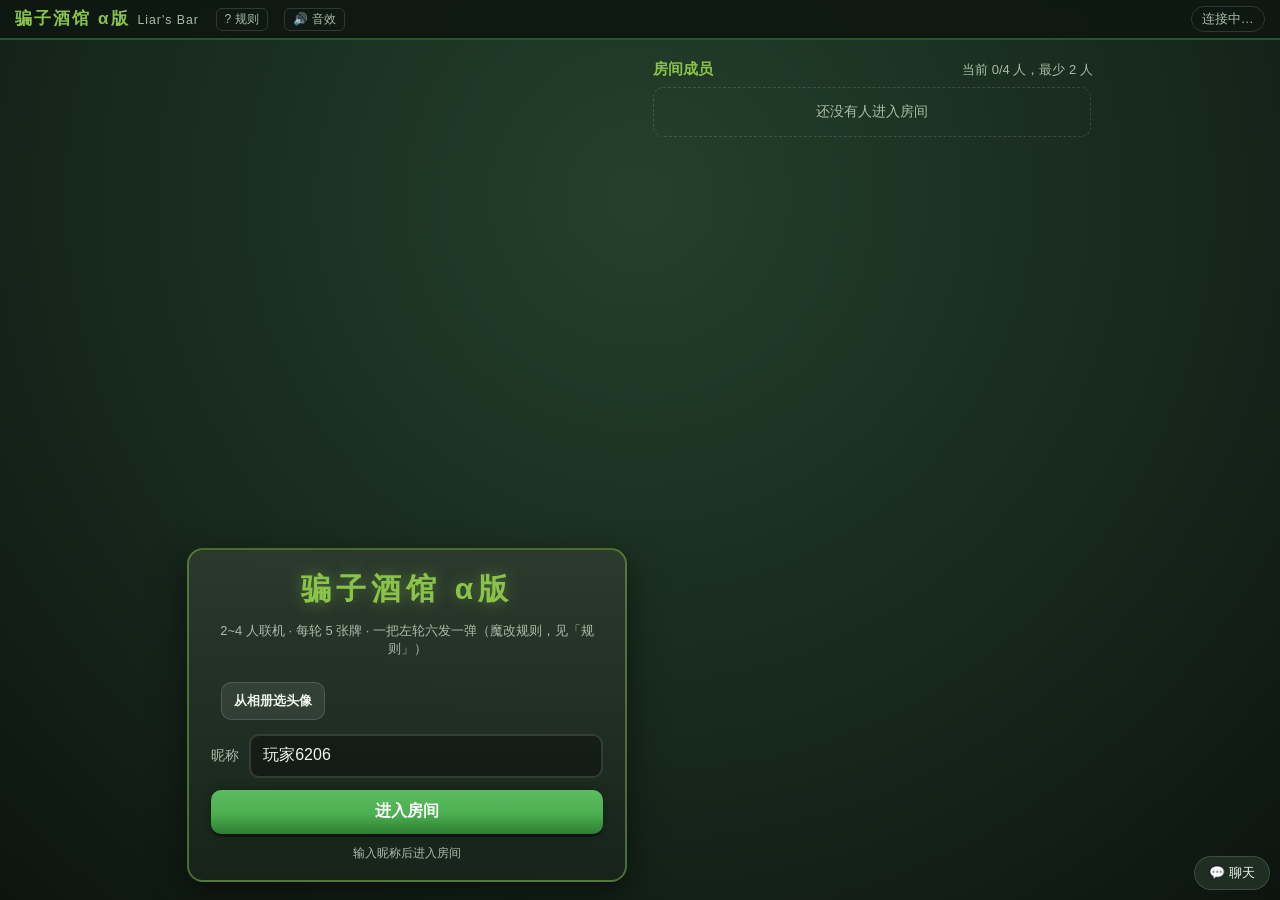
<file: core/src/main/resources/web/index.html>
<!DOCTYPE html>
<html lang="zh-CN">
<head>
<meta charset="UTF-8">
<!-- 手机横屏为主要场景：限制缩放，viewport-fit 兼容刘海屏 -->
<meta name="viewport" content="width=device-width, initial-scale=1.0, maximum-scale=1.0, user-scalable=no, viewport-fit=cover">
<meta name="theme-color" content="#1d2a20">
<meta name="mobile-web-app-capable" content="yes">
<title>骗子酒馆 α版 Liar's Bar</title>
<!-- 全部静态资源使用相对路径：页面可能从 / 或 /gamepage 提供 -->
<link rel="stylesheet" href="css/basic.css">
<link rel="stylesheet" href="css/deck.css">
<link rel="stylesheet" href="css/table.css">
<link rel="stylesheet" href="css/effects.css">
<link rel="stylesheet" href="css/revolver.css">
<link rel="stylesheet" href="css/lobby.css">
<link rel="stylesheet" href="css/short.css">
</head>
<body>
<div class="app">

  <!-- ================= 顶栏 + 断线横幅 ================= -->
  <header class="topbar">
    <div class="brand">骗子酒馆 α版<span class="brand-sub">Liar's Bar</span>
      <button class="rules-btn" id="rules-btn" type="button" title="游戏规则">? 规则</button>
      <button class="rules-btn" id="sfx-btn" type="button" title="音效开关">🔊 音效</button>
    </div>
    <div class="conn" id="conn-status">未连接</div>
  </header>
  <div class="banner" id="banner" hidden>连接已断开，正在重连…</div>

  <!-- ================= 大厅视图 ================= -->
  <section class="view view-lobby" id="view-lobby">
    <div class="lobby-panel">
      <h1 class="lobby-title">骗子酒馆 α版</h1>
      <p class="lobby-sub">2~4 人联机 · 每轮 5 张牌 · 一把左轮六发一弹（魔改规则，见「规则」）</p>

      <div class="avatar-row">
        <span class="avatar-box" id="my-avatar"></span>
        <div class="avatar-btns">
          <button class="btn btn-ghost btn-sm" id="avatar-btn" type="button">从相册选头像</button>
          <button class="btn btn-ghost btn-sm" id="avatar-clear" type="button" hidden>清除头像</button>
        </div>
      </div>

      <label class="field">
        <span class="field-label">昵称</span>
        <input id="name-input" class="input" type="text" maxlength="12" autocomplete="off"
               placeholder="玩家" value="玩家">
      </label>

      <button class="btn btn-primary btn-block" id="join-btn" type="button">进入房间</button>

      <div class="share" id="share-box" hidden>
        <div class="share-label">把下面这个地址发给朋友（他们用 App 的「加入房间」填进去）</div>
        <div class="share-row">
          <input class="input share-input" id="lan-url" type="text" readonly value="">
          <button class="btn btn-ghost" id="copy-btn" type="button">复制</button>
          <button class="btn btn-ghost" id="lan-edit-btn" type="button" hidden>改</button>
        </div>
        <div class="share-hint" id="share-hint" hidden></div>
      </div>

      <div class="hint-line" id="join-hint">输入昵称后进入房间</div>
    </div>

    <div class="lobby-players">
      <div class="lobby-players-head">
        <span>房间成员</span>
        <span class="count" id="lobby-count">当前 0/4 人，最少 2 人</span>
      </div>
      <div class="lobby-list" id="lobby-list">
        <div class="empty">还没有人进入房间</div>
      </div>
      <div class="lobby-actions" id="lobby-actions">
        <div class="wait-host" id="wait-host" hidden>等待房主开始游戏…</div>
      </div>
      <!-- 胜场榜（数据存在房主设备上，按设备 UID 统计，改名不影响） -->
      <div class="board" id="board" hidden>
        <div class="board-head">🏆 胜场榜</div>
        <div class="board-list" id="board-list"></div>
      </div>
    </div>
  </section>

  <!-- ================= 游戏视图 ================= -->
  <section class="view view-game" id="view-game" hidden>
    <div class="game-container">

      <!-- 对手座位（网格自动排布，人数自适应） -->
      <div class="seats" id="seats"></div>

      <!-- 中央牌桌 -->
      <div class="table-wrap">
        <div class="deck" id="deck" aria-hidden="true"></div>

        <div class="currentCard" id="target-card">
          <div class="target-card-inner" id="target-card-inner"></div>
          <div class="target-card-label">本轮目标牌</div>
        </div>

        <div class="center-info">
          <div class="phase-line">
            <span class="phase-tag" id="phase-tag">准备中</span>
            <span class="play-badge" id="play-badge" hidden>第 1 次出牌</span>
          </div>
          <div class="turn-line" id="turn-line"></div>
          <div class="msg-line" id="msg-line"></div>
        </div>
      </div>

      <!-- 自己：状态条 + 本轮出牌 + 手牌 + 操作 -->
      <div class="me-wrap">
        <div class="me-status" id="me-status"></div>
        <div class="me-played player-played-cards" id="me-played"></div>
        <!-- 被淘汰后转为观战：收起手牌和操作，但聊天照旧可用 -->
        <div class="spectator-bar" id="spectator-bar" hidden>
          👁 你已被淘汰 · 观战中（能看、能聊，但不能出牌）
        </div>
        <div class="cards" id="hand"></div>
        <div class="buttons">
          <button class="btn play-btn" id="play-btn" type="button">出牌</button>
          <button class="btn doubt-btn" id="doubt-btn" type="button">质疑</button>
          <button class="btn pass-btn" id="pass-btn" type="button">不要</button>
        </div>
      </div>

      <!-- 左轮开枪特效挂载点 -->
      <div class="revolver-layer" id="revolver-layer"></div>

      <!-- 结算面板 -->
      <div class="over-panel" id="over-panel" hidden>
        <div class="over-card">
          <div class="over-title">本局结束</div>
          <div class="over-winner" id="over-winner">—</div>
          <div class="over-sub" id="over-sub"></div>
          <button class="btn btn-primary" id="restart-btn" type="button" hidden>再来一局</button>
          <div class="over-wait" id="over-wait" hidden>等待房主重开…</div>
        </div>
      </div>

    </div>
  </section>

  <!-- 改名浮层（安卓 WebView 不支持 prompt()，所以自己做一个） -->
  <div class="rename-layer" id="rename-layer" hidden>
    <div class="rename-card">
      <div class="rename-title">修改名称</div>
      <input id="rename-input" class="input" type="text" maxlength="12" autocomplete="off"
             placeholder="新的名称">
      <div class="rename-actions">
        <button class="btn btn-primary" id="rename-ok" type="button">确定</button>
        <button class="btn btn-ghost" id="rename-cancel" type="button">取消</button>
      </div>
      <div class="rename-tip">同一房间内重名会自动加序号（如 玩家2）</div>
    </div>
  </div>

  <!-- 规则说明浮层（用 iframe 内嵌 rules.html：直接跳转页面会掉线） -->
  <div class="rules-layer" id="rules-layer" hidden>
    <div class="rules-card">
      <button class="rules-close" id="rules-close" type="button">✕ 关闭</button>
      <iframe class="rules-frame" id="rules-frame" title="游戏规则"></iframe>
    </div>
  </div>

  <!-- 局内聊天（大厅和牌桌都能用） -->
  <div class="chat" id="chat">
    <div class="chat-panel" id="chat-panel" hidden>
      <div class="chat-log" id="chat-log"></div>
      <div class="chat-row">
        <input class="input chat-input" id="chat-input" type="text" maxlength="60"
               autocomplete="off" placeholder="说点什么（最多 60 字）">
        <button class="btn btn-primary btn-sm" id="chat-send" type="button">发送</button>
      </div>
    </div>
    <button class="chat-toggle" id="chat-toggle" type="button">💬 聊天<i class="chat-dot" id="chat-dot" hidden></i></button>
  </div>

  <!-- 修改分享地址（仅房主） -->
  <div class="lan-layer" id="lan-layer" hidden>
    <div class="lan-card">
      <div class="rename-title">修改分享给朋友的地址</div>
      <input id="lan-input" class="input" type="text" maxlength="120" autocomplete="off"
             placeholder="例如 192.168.1.5 或 example.com:12345">
      <div class="lan-chips" id="lan-chips"></div>
      <div class="rename-actions">
        <button class="btn btn-primary" id="lan-ok" type="button">保存</button>
        <button class="btn btn-ghost" id="lan-auto" type="button">恢复自动</button>
      </div>
      <div class="rename-tip">可以填局域网 IP，也可以填映射出来的公网地址（异地联机用）</div>
      <div class="rename-actions">
        <button class="btn btn-ghost" id="lan-cancel" type="button">取消</button>
      </div>
    </div>
  </div>

  <!-- 换头像用的隐藏文件输入（安卓端由 MainActivity 接管） -->
  <input type="file" id="avatar-file" accept="image/*" hidden>
  <!-- 轻提示 -->
  <div class="toast-layer" id="toast-layer"></div>
</div>

<script src="js/ws.js"></script>
<script src="js/sfx.js"></script>
<script src="js/app.js"></script>
<script>
  /* 布局自检要盯的控件（见 js/uicheck.js）：真机适配回归用 */
  window.UI_CHECK_SELECTORS = [
    ['.topbar', 'topbar'],
    ['.lobby-panel', 'lobbyPanel'],
    ['.lobby-actions .btn', 'lobbyBtn'],
    ['.lobby-list', 'lobbyList'],
    ['.share', 'share'],
    ['.table-wrap', 'table'],
    ['#hand .card-shell', 'hand'],
    ['#play-btn', 'playBtn'],
    ['#doubt-btn', 'doubtBtn'],
    ['#pass-btn', 'passBtn'],
    ['.me-status', 'meStatus'],
    ['.chat-toggle', 'chatBtn'],
    ['#over-winner', 'overWinner'],
    ['#restart-btn', 'restartBtn']
  ];
</script>
<script src="js/uicheck.js"></script>
</body>
</html>
</file>
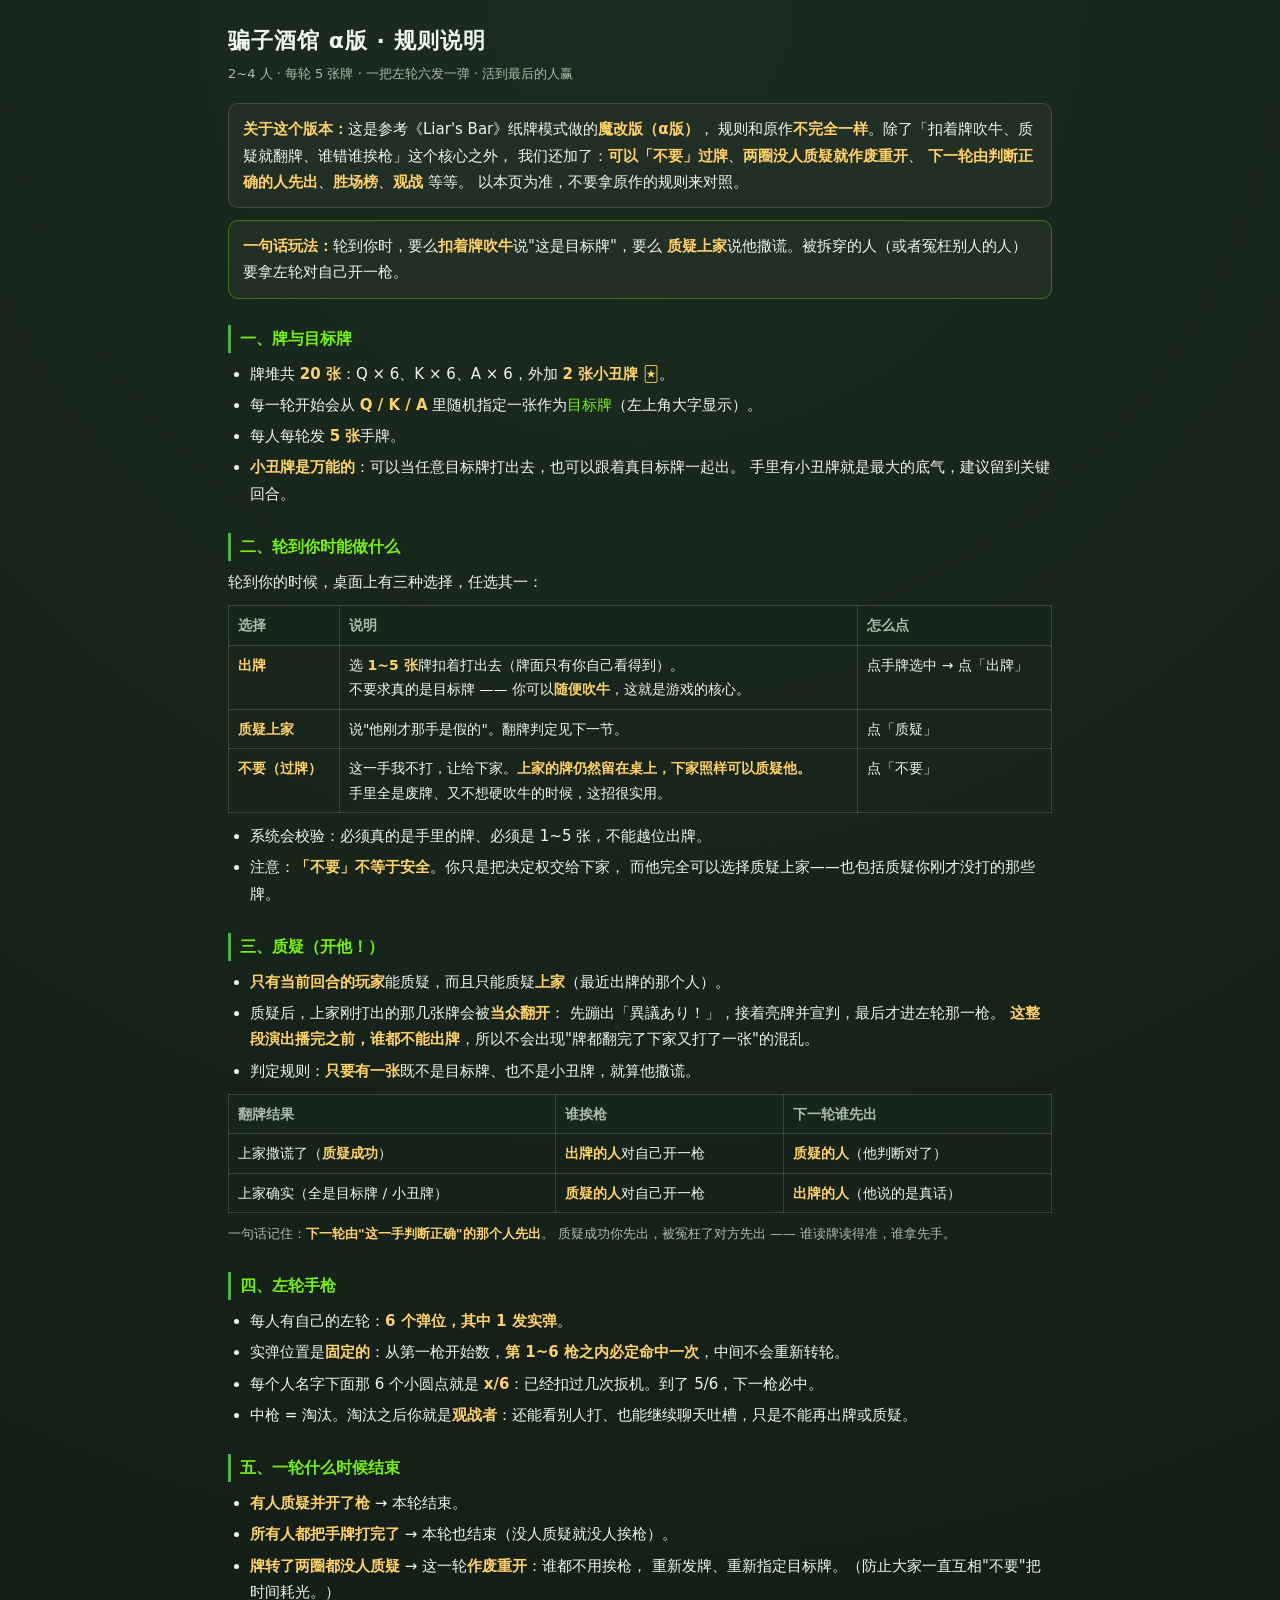
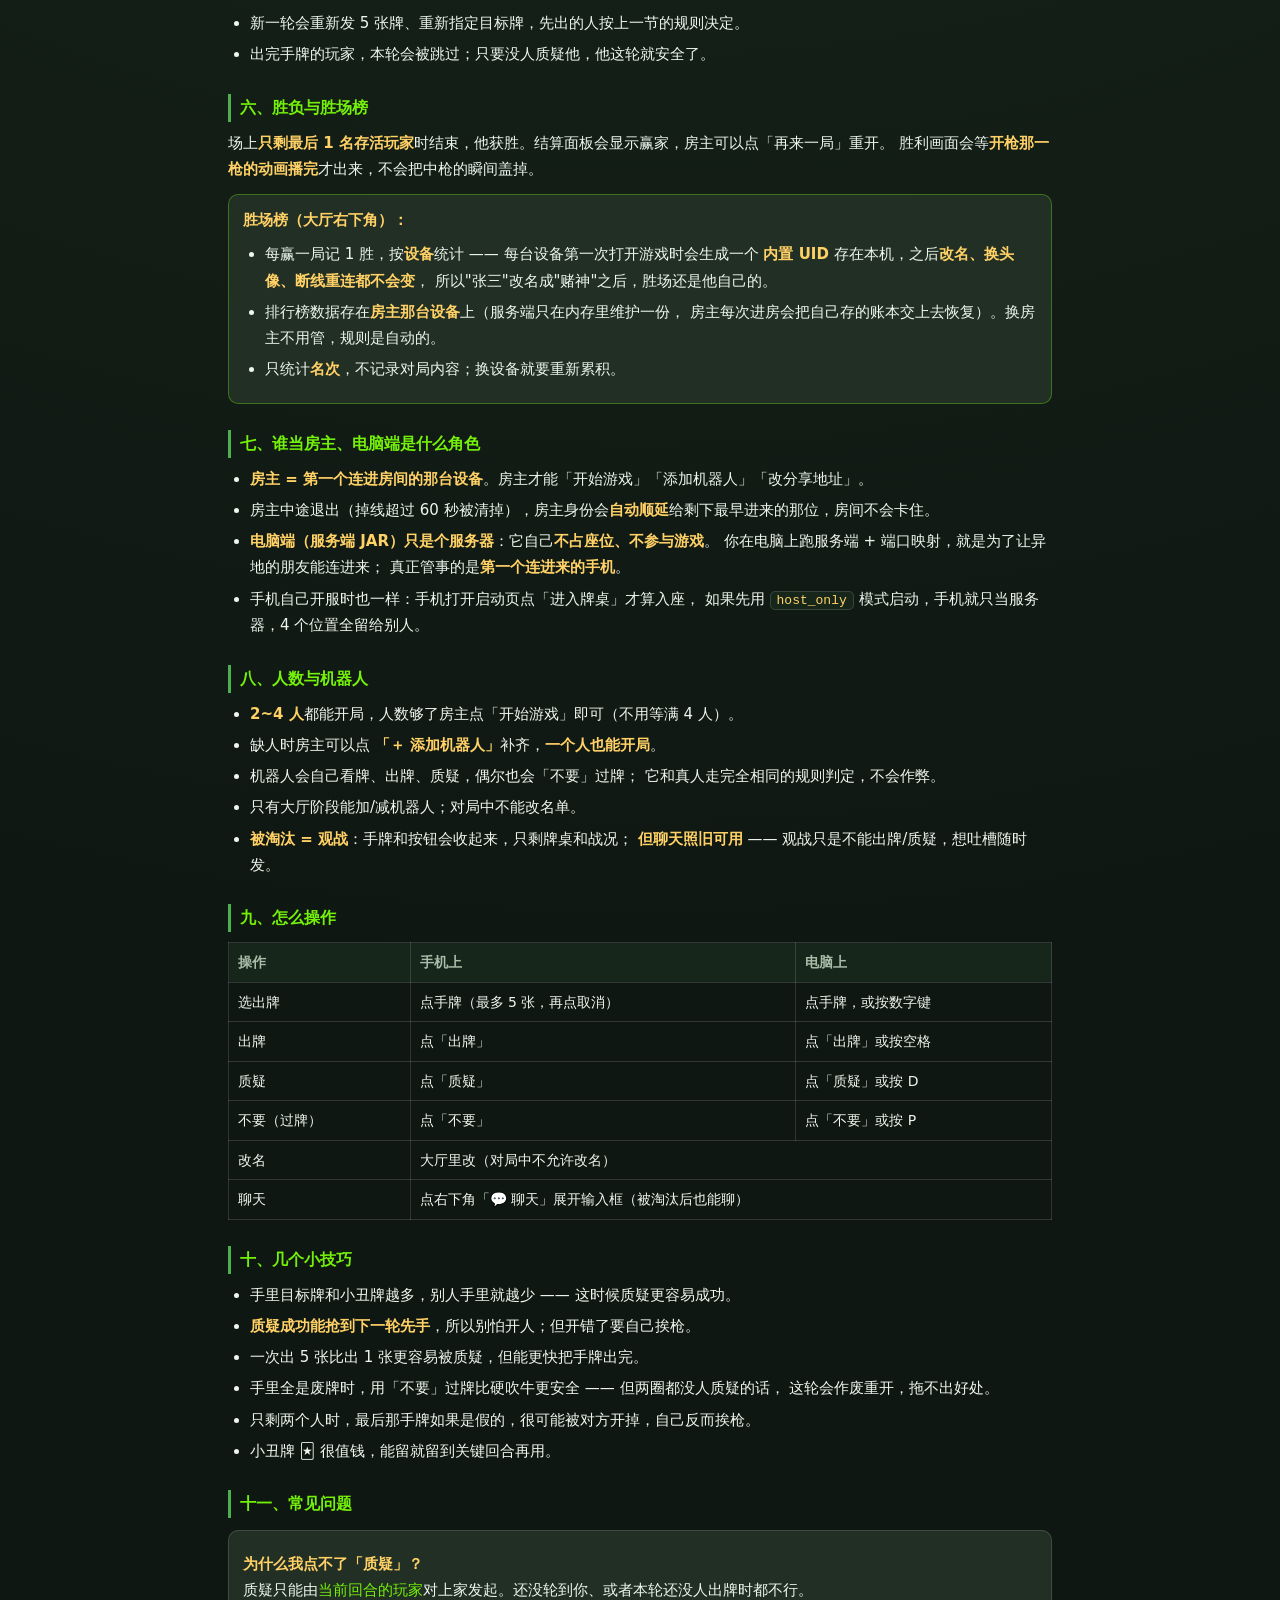
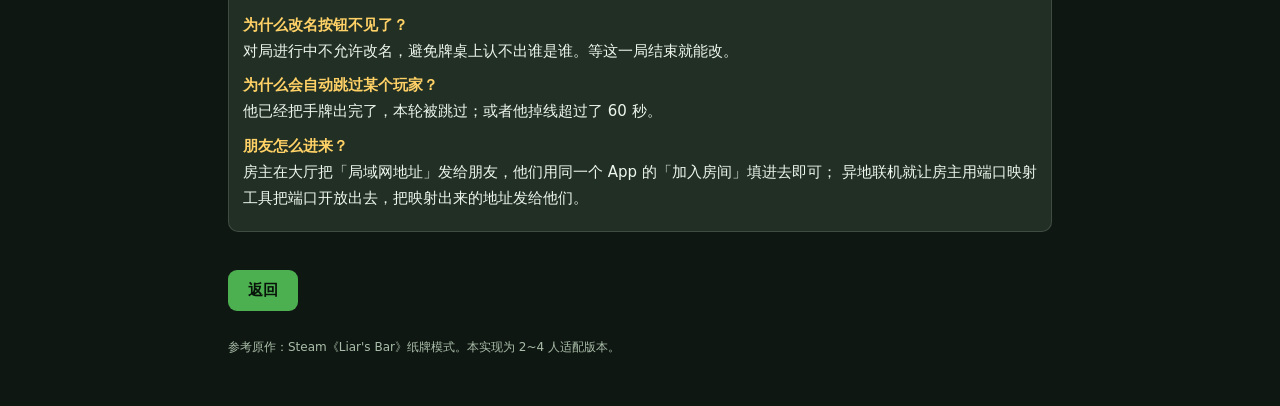
<file: core/src/main/resources/web/rules.html>
<!DOCTYPE html>
<html lang="zh-CN">
<head>
<meta charset="UTF-8">
<meta name="viewport" content="width=device-width, initial-scale=1.0, viewport-fit=cover">
<title>骗子酒馆 α版 · 规则说明</title>
<style>
  :root {
    --green: #4caf50;
    --accent: #74f109;
    --panel: #212f24;
    --bg: #0f1712;
    --line: rgba(255, 255, 255, 0.14);
    --ink: #eef6ee;
    --ink-dim: #a9bda9;
    --gold: #ffd166;
    --danger: #ff6b6b;
  }
  * { box-sizing: border-box; }
  html, body {
    margin: 0; padding: 0;
    background: radial-gradient(circle at 50% 0%, #1b2c20 0%, var(--bg) 70%);
    color: var(--ink);
    font-family: -apple-system, "PingFang SC", "Microsoft YaHei", system-ui, sans-serif;
    font-size: 15px; line-height: 1.75;
    -webkit-text-size-adjust: 100%;
  }
  .wrap { max-width: 860px; margin: 0 auto; padding: 16px 18px 40px; }
  h1 { font-size: 22px; margin: 6px 0 2px; letter-spacing: 1px; }
  .lead { color: var(--ink-dim); font-size: 13px; margin: 0 0 18px; }
  h2 {
    font-size: 16px; margin: 26px 0 8px; color: var(--accent);
    border-left: 3px solid var(--green); padding-left: 9px;
  }
  p { margin: 8px 0; }
  ul, ol { margin: 8px 0; padding-left: 22px; }
  li { margin: 5px 0; }
  b, strong { color: var(--gold); font-weight: 600; }
  em { color: var(--accent); font-style: normal; }
  code {
    background: #16261b; border: 1px solid var(--line); border-radius: 5px;
    padding: 1px 6px; font-size: 13px; color: var(--gold);
  }
  .box {
    background: var(--panel); border: 1px solid var(--line);
    border-radius: 10px; padding: 12px 14px; margin: 12px 0;
  }
  .box.warn { border-color: rgba(255, 107, 107, .45); }
  .box.tip { border-color: rgba(116, 241, 9, .35); }
  table { width: 100%; border-collapse: collapse; margin: 10px 0; font-size: 14px; }
  th, td { border: 1px solid var(--line); padding: 7px 9px; text-align: left; vertical-align: top; }
  th { background: #16261b; color: var(--ink-dim); font-weight: 600; }
  .back {
    display: inline-block; margin-top: 26px; padding: 11px 20px;
    background: var(--green); color: #08130a; border: none; border-radius: 9px;
    font-size: 15px; font-weight: 700; text-decoration: none; cursor: pointer;
    font-family: inherit;
  }
  .back:active { background: #3f9142; }
  .foot { color: var(--ink-dim); font-size: 12px; margin-top: 26px; }
</style>
</head>
<body>
<div class="wrap">

  <h1>骗子酒馆 α版 · 规则说明</h1>
  <p class="lead">2~4 人 · 每轮 5 张牌 · 一把左轮六发一弹 · 活到最后的人赢</p>

  <div class="box">
    <b>关于这个版本：</b>这是参考《Liar's Bar》纸牌模式做的<b>魔改版（α版）</b>，
    规则和原作<b>不完全一样</b>。除了「扣着牌吹牛、质疑就翻牌、谁错谁挨枪」这个核心之外，
    我们还加了：<b>可以「不要」过牌</b>、<b>两圈没人质疑就作废重开</b>、
    <b>下一轮由判断正确的人先出</b>、<b>胜场榜</b>、<b>观战</b> 等等。
    以本页为准，不要拿原作的规则来对照。
  </div>

  <div class="box tip">
    <b>一句话玩法：</b>轮到你时，要么<b>扣着牌吹牛</b>说"这是目标牌"，要么
    <b>质疑上家</b>说他撒谎。被拆穿的人（或者冤枉别人的人）要拿左轮对自己开一枪。
  </div>

  <h2>一、牌与目标牌</h2>
  <ul>
    <li>牌堆共 <b>20 张</b>：Q × 6、K × 6、A × 6，外加 <b>2 张小丑牌 🃏</b>。</li>
    <li>每一轮开始会从 <b>Q / K / A</b> 里随机指定一张作为<em>目标牌</em>（左上角大字显示）。</li>
    <li>每人每轮发 <b>5 张</b>手牌。</li>
    <li><b>小丑牌是万能的</b>：可以当任意目标牌打出去，也可以跟着真目标牌一起出。
      手里有小丑牌就是最大的底气，建议留到关键回合。</li>
  </ul>

  <h2>二、轮到你时能做什么</h2>
  <p>轮到你的时候，桌面上有三种选择，任选其一：</p>
  <table>
    <tr><th>选择</th><th>说明</th><th>怎么点</th></tr>
    <tr>
      <td><b>出牌</b></td>
      <td>选 <b>1~5 张</b>牌扣着打出去（牌面只有你自己看得到）。<br>
          不要求真的是目标牌 —— 你可以<b>随便吹牛</b>，这就是游戏的核心。</td>
      <td>点手牌选中 → 点「出牌」</td>
    </tr>
    <tr>
      <td><b>质疑上家</b></td>
      <td>说"他刚才那手是假的"。翻牌判定见下一节。</td>
      <td>点「质疑」</td>
    </tr>
    <tr>
      <td><b>不要（过牌）</b></td>
      <td>这一手我不打，让给下家。<b>上家的牌仍然留在桌上，下家照样可以质疑他。</b><br>
          手里全是废牌、又不想硬吹牛的时候，这招很实用。</td>
      <td>点「不要」</td>
    </tr>
  </table>
  <ul>
    <li>系统会校验：必须真的是手里的牌、必须是 1~5 张，不能越位出牌。</li>
    <li>注意：<b>「不要」不等于安全</b>。你只是把决定权交给下家，
      而他完全可以选择质疑上家——也包括质疑你刚才没打的那些牌。</li>
  </ul>

  <h2>三、质疑（开他！）</h2>
  <ul>
    <li><b>只有当前回合的玩家</b>能质疑，而且只能质疑<b>上家</b>（最近出牌的那个人）。</li>
    <li>质疑后，上家刚打出的那几张牌会被<b>当众翻开</b>：
      先蹦出「異議あり！」，接着亮牌并宣判，最后才进左轮那一枪。
      <b>这整段演出播完之前，谁都不能出牌</b>，所以不会出现"牌都翻完了下家又打了一张"的混乱。</li>
    <li>判定规则：<b>只要有一张</b>既不是目标牌、也不是小丑牌，就算他撒谎。</li>
  </ul>

  <table>
    <tr><th>翻牌结果</th><th>谁挨枪</th><th>下一轮谁先出</th></tr>
    <tr><td>上家撒谎了（<b>质疑成功</b>）</td><td><b>出牌的人</b>对自己开一枪</td>
        <td><b>质疑的人</b>（他判断对了）</td></tr>
    <tr><td>上家确实（全是目标牌 / 小丑牌）</td><td><b>质疑的人</b>对自己开一枪</td>
        <td><b>出牌的人</b>（他说的是真话）</td></tr>
  </table>
  <p class="lead">
    一句话记住：<b>下一轮由"这一手判断正确"的那个人先出</b>。
    质疑成功你先出，被冤枉了对方先出 —— 谁读牌读得准，谁拿先手。
  </p>

  <h2>四、左轮手枪</h2>
  <ul>
    <li>每人有自己的左轮：<b>6 个弹位，其中 1 发实弹</b>。</li>
    <li>实弹位置是<b>固定的</b>：从第一枪开始数，<b>第 1~6 枪之内必定命中一次</b>，中间不会重新转轮。</li>
    <li>每个人名字下面那 6 个小圆点就是 <b>x/6</b>：已经扣过几次扳机。到了 5/6，下一枪必中。</li>
    <li>中枪 = 淘汰。淘汰之后你就是<b>观战者</b>：还能看别人打、也能继续聊天吐槽，只是不能再出牌或质疑。</li>
  </ul>

  <h2>五、一轮什么时候结束</h2>
  <ul>
    <li><b>有人质疑并开了枪</b> → 本轮结束。</li>
    <li><b>所有人都把手牌打完了</b> → 本轮也结束（没人质疑就没人挨枪）。</li>
    <li><b>牌转了两圈都没人质疑</b> → 这一轮<b>作废重开</b>：谁都不用挨枪，
        重新发牌、重新指定目标牌。（防止大家一直互相"不要"把时间耗光。）</li>
    <li>新一轮会重新发 5 张牌、重新指定目标牌，先出的人按上一节的规则决定。</li>
    <li>出完手牌的玩家，本轮会被跳过；只要没人质疑他，他这轮就安全了。</li>
  </ul>

  <h2>六、胜负与胜场榜</h2>
  <p>场上<b>只剩最后 1 名存活玩家</b>时结束，他获胜。结算面板会显示赢家，房主可以点「再来一局」重开。
     胜利画面会等<b>开枪那一枪的动画播完</b>才出来，不会把中枪的瞬间盖掉。</p>

  <div class="box tip">
    <b>胜场榜（大厅右下角）：</b>
    <ul>
      <li>每赢一局记 1 胜，按<b>设备</b>统计 —— 每台设备第一次打开游戏时会生成一个
          <b>内置 UID</b> 存在本机，之后<b>改名、换头像、断线重连都不会变</b>，
          所以"张三"改名成"赌神"之后，胜场还是他自己的。</li>
      <li>排行榜数据存在<b>房主那台设备</b>上（服务端只在内存里维护一份，
          房主每次进房会把自己存的账本交上去恢复）。换房主不用管，规则是自动的。</li>
      <li>只统计<b>名次</b>，不记录对局内容；换设备就要重新累积。</li>
    </ul>
  </div>

  <h2>七、谁当房主、电脑端是什么角色</h2>
  <ul>
    <li><b>房主 = 第一个连进房间的那台设备</b>。房主才能「开始游戏」「添加机器人」「改分享地址」。</li>
    <li>房主中途退出（掉线超过 60 秒被清掉），房主身份会<b>自动顺延</b>给剩下最早进来的那位，房间不会卡住。</li>
    <li><b>电脑端（服务端 JAR）只是个服务器</b>：它自己<b>不占座位、不参与游戏</b>。
        你在电脑上跑服务端 + 端口映射，就是为了让异地的朋友能连进来；
        真正管事的是<b>第一个连进来的手机</b>。</li>
    <li>手机自己开服时也一样：手机打开启动页点「进入牌桌」才算入座，
        如果先用 <code>host_only</code> 模式启动，手机就只当服务器，4 个位置全留给别人。</li>
  </ul>

  <h2>八、人数与机器人</h2>
  <ul>
    <li><b>2~4 人</b>都能开局，人数够了房主点「开始游戏」即可（不用等满 4 人）。</li>
    <li>缺人时房主可以点 <b>「＋ 添加机器人」</b>补齐，<b>一个人也能开局</b>。</li>
    <li>机器人会自己看牌、出牌、质疑，偶尔也会「不要」过牌；
        它和真人走完全相同的规则判定，不会作弊。</li>
    <li>只有大厅阶段能加/减机器人；对局中不能改名单。</li>
    <li><b>被淘汰 = 观战</b>：手牌和按钮会收起来，只剩牌桌和战况；
        <b>但聊天照旧可用</b> —— 观战只是不能出牌/质疑，想吐槽随时发。</li>
  </ul>

  <h2>九、怎么操作</h2>
  <table>
    <tr><th>操作</th><th>手机上</th><th>电脑上</th></tr>
    <tr><td>选出牌</td><td>点手牌（最多 5 张，再点取消）</td><td>点手牌，或按数字键</td></tr>
    <tr><td>出牌</td><td>点「出牌」</td><td>点「出牌」或按空格</td></tr>
    <tr><td>质疑</td><td>点「质疑」</td><td>点「质疑」或按 D</td></tr>
    <tr><td>不要（过牌）</td><td>点「不要」</td><td>点「不要」或按 P</td></tr>
    <tr><td>改名</td><td colspan="2">大厅里改（对局中不允许改名）</td></tr>
    <tr><td>聊天</td><td colspan="2">点右下角「💬 聊天」展开输入框（被淘汰后也能聊）</td></tr>
  </table>

  <h2>十、几个小技巧</h2>
  <ul>
    <li>手里目标牌和小丑牌越多，别人手里就越少 —— 这时候质疑更容易成功。</li>
    <li><b>质疑成功能抢到下一轮先手</b>，所以别怕开人；但开错了要自己挨枪。</li>
    <li>一次出 5 张比出 1 张更容易被质疑，但能更快把手牌出完。</li>
    <li>手里全是废牌时，用「不要」过牌比硬吹牛更安全 —— 但两圈都没人质疑的话，
        这轮会作废重开，拖不出好处。</li>
    <li>只剩两个人时，最后那手牌如果是假的，很可能被对方开掉，自己反而挨枪。</li>
    <li>小丑牌 🃏 很值钱，能留就留到关键回合再用。</li>
  </ul>

  <h2>十一、常见问题</h2>
  <div class="box">
    <p><b>为什么我点不了「质疑」？</b><br>
      质疑只能由<em>当前回合的玩家</em>对上家发起。还没轮到你、或者本轮还没人出牌时都不行。</p>
    <p><b>为什么改名按钮不见了？</b><br>
      对局进行中不允许改名，避免牌桌上认不出谁是谁。等这一局结束就能改。</p>
    <p><b>为什么会自动跳过某个玩家？</b><br>
      他已经把手牌出完了，本轮被跳过；或者他掉线超过了 60 秒。</p>
    <p><b>朋友怎么进来？</b><br>
      房主在大厅把「局域网地址」发给朋友，他们用同一个 App 的「加入房间」填进去即可；
      异地联机就让房主用端口映射工具把端口开放出去，把映射出来的地址发给他们。</p>
  </div>

  <button class="back" id="back-btn" type="button">返回</button>
  <p class="foot">参考原作：Steam《Liar's Bar》纸牌模式。本实现为 2~4 人适配版本。</p>
</div>

<script>
  document.getElementById('back-btn').onclick = function () {
    if (window.history.length > 1) {
      window.history.back();
    } else {
      location.href = '/';
    }
  };
</script>
</body>
</html>
</file>
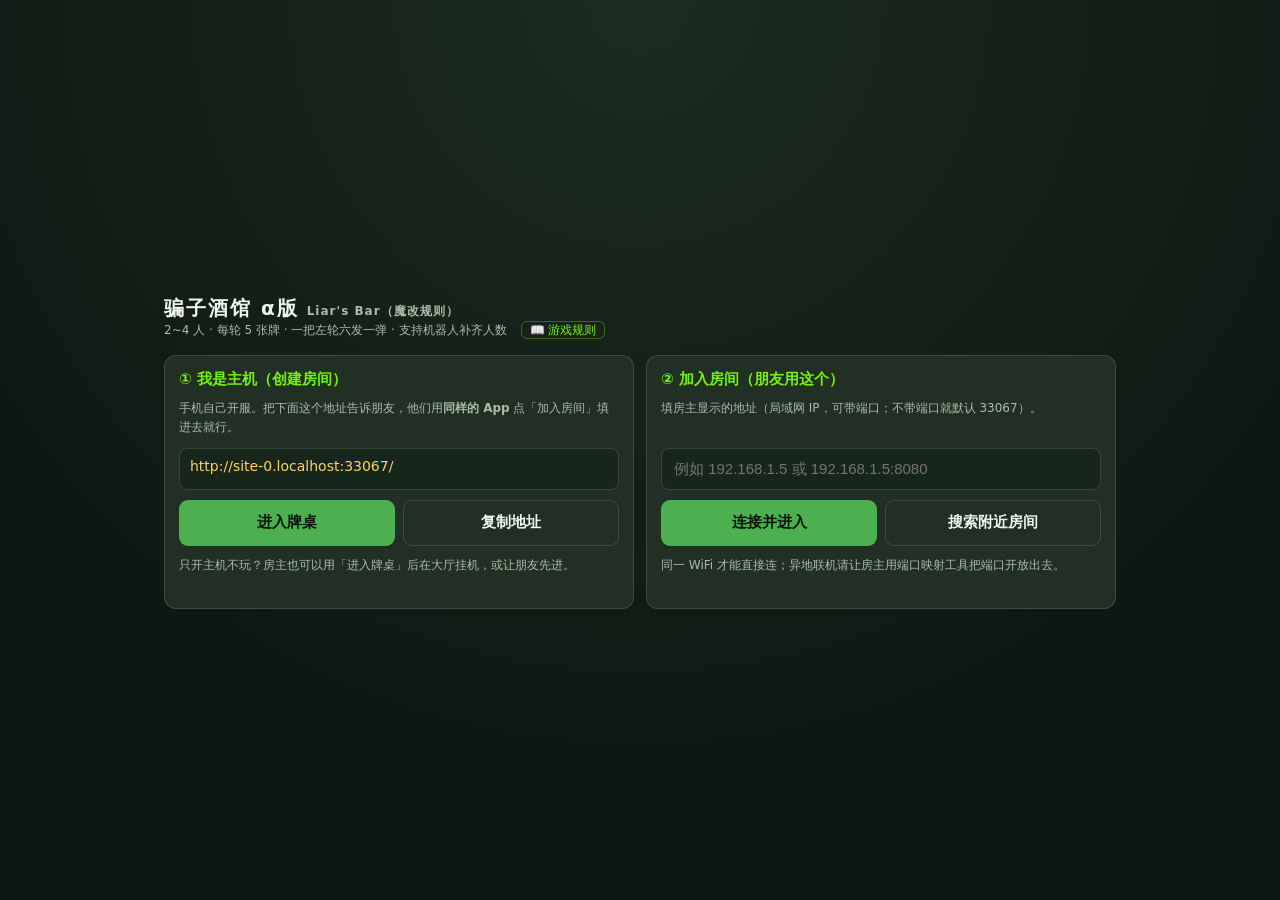
<file: core/src/main/resources/web/start.html>
<!DOCTYPE html>
<html lang="zh-CN">
<head>
<meta charset="UTF-8">
<meta name="viewport" content="width=device-width, initial-scale=1.0, maximum-scale=1.0, user-scalable=no, viewport-fit=cover">
<title>骗子酒馆 α版 · 开始</title>
<style>
  :root {
    --green: #4caf50;
    --accent: #74f109;
    --panel: #212f24;
    --bg: #0f1712;
    --line: rgba(255, 255, 255, 0.14);
    --ink: #eef6ee;
    --ink-dim: #a9bda9;
    --gold: #ffd166;
  }
  * { box-sizing: border-box; -webkit-tap-highlight-color: transparent; }
  html, body {
    margin: 0; padding: 0; height: 100%;
    background: radial-gradient(circle at 50% 0%, #1b2c20 0%, var(--bg) 70%);
    color: var(--ink);
    font-family: -apple-system, "PingFang SC", "Microsoft YaHei", system-ui, sans-serif;
    /* 放不下时必须能滚（手机字号被系统放大时救命） */
    overflow-y: auto;
    -webkit-overflow-scrolling: touch;
  }
  .wrap {
    max-width: 980px; margin: 0 auto; padding: 14px;
    display: flex; flex-direction: column; gap: 12px; min-height: 100%;
    justify-content: center;                /* 内容不多时整体居中，别顶在上面 */
    /* 挖孔屏横屏安全区；老 WebView 不支持 max() 时自动退回上面的 14px */
    padding-left: max(14px, env(safe-area-inset-left));
    padding-right: max(14px, env(safe-area-inset-right));
    padding-bottom: max(14px, env(safe-area-inset-bottom));
  }
  h1 { font-size: 20px; margin: 4px 0 0; letter-spacing: 2px; }
  h1 small { color: var(--ink-dim); font-size: 12px; letter-spacing: 1px; margin-left: 8px; }
  .sub { color: var(--ink-dim); font-size: 12px; margin: 0 0 4px; }
  /* 卡片按内容高度收缩（grid 同一行的两张卡片会自动等高），不要拉满整屏，
     否则 auto 外边距会把按钮顶到底部、中间空出一大块 */
  .cards { display: grid; grid-template-columns: 1fr 1fr; gap: 12px; flex: 0 1 auto; align-items: stretch; }
  @media (max-height: 460px) { .cards { grid-template-columns: 1fr 1fr; } }
  @media (max-width: 620px) { .cards { grid-template-columns: 1fr; } }
  .card {
    background: var(--panel); border: 1px solid var(--line);
    border-radius: 12px; padding: 14px; display: flex; flex-direction: column; gap: 10px;
  }
  .card h2 { font-size: 15px; margin: 0; color: var(--accent); }
  .card p { margin: 0; font-size: 12px; color: var(--ink-dim); line-height: 1.6; }
  /* ---- 左右两张卡片的元素要横向对齐，否则看着别扭 ----
     1) 说明文字统一占两行高度 → 下面的"地址框 / 输入框"对齐
     2) 地址框和输入框等高
     3) 按钮组用 auto 外边距贴到"底部说明"之上，底部说明也固定两行 → 绿色按钮一定齐平
     4) 卡片按内容收缩（.cards 不 flex:1），所以不会有中间空一大块的问题 */
  .card p { min-height: 3.2em; }
  .card .row { margin-top: auto; }
  .card p.tip { min-height: 3.2em; }
  .rooms:empty { display: none; }           /* 空列表不要占位，否则右边卡片会多出一个 gap */
  .url, input[type=text] { min-height: 42px; }
  .url {
    background: #16261b; border: 1px solid var(--line); border-radius: 8px;
    padding: 9px 10px; font-size: 14px; color: var(--gold); word-break: break-all;
  }
  input[type=text] {
    width: 100%; background: #16261b; border: 1px solid var(--line);
    border-radius: 8px; padding: 11px 12px; color: var(--ink); font-size: 15px; outline: none;
  }
  input[type=text]:focus { border-color: var(--accent); }
  .row { display: flex; gap: 8px; }
  button {
    flex: 1; min-height: 46px; border-radius: 9px; border: 1px solid transparent;
    font-size: 15px; font-weight: 600; cursor: pointer; font-family: inherit;
  }
  .primary { background: var(--green); color: #08130a; }
  .primary:active { background: #3f9142; }
  .ghost { background: transparent; color: var(--ink); border-color: var(--line); }
  .ghost:active { border-color: var(--accent); color: var(--accent); }
  .rooms { display: flex; flex-direction: column; gap: 6px; }
  .room {
    display: flex; align-items: center; justify-content: space-between;
    background: #16261b; border: 1px solid var(--line); border-radius: 8px;
    padding: 10px 12px; font-size: 14px; cursor: pointer;
  }
  .room:active { border-color: var(--accent); }
  .room .meta { color: var(--ink-dim); font-size: 12px; }
  .muted { color: var(--ink-dim); font-size: 12px; }
  .tip { color: var(--ink-dim); font-size: 11px; line-height: 1.6; }
  .rules-link {
    color: var(--accent); text-decoration: none; margin-left: 10px;
    border: 1px solid rgba(116, 241, 9, .35); border-radius: 6px;
    padding: 1px 8px; font-size: 12px; white-space: nowrap;
  }
  .rules-link:active { background: rgba(116, 241, 9, .12); }
  .toast {
    position: fixed; left: 50%; bottom: 22px; transform: translateX(-50%);
    background: rgba(0,0,0,.82); color: #fff; padding: 9px 16px; border-radius: 8px;
    font-size: 13px; opacity: 0; transition: opacity .25s; pointer-events: none;
  }
  .toast.on { opacity: 1; }

  /* ==================================================================
     手机横屏适配：真机横屏 CSS 视口只有 ~780x360，比模拟器小一半，
     所以这里按高度分档压缩（与 index.html 的 css/short.css 保持一致的思路）
     ================================================================== */
  @media (max-height: 460px) {
    .wrap { padding: 8px 10px; gap: 8px; }
    h1 { font-size: 16px; letter-spacing: 1px; }
    h1 small { font-size: 11px; }
    .sub { font-size: 11px; }
    .cards { gap: 8px; }
    .card { padding: 9px 10px; gap: 6px; border-radius: 10px; }
    .card h2 { font-size: 13px; }
    .card p { font-size: 11px; line-height: 1.45; min-height: 2.9em; }
    .card p.tip { min-height: 2.9em; }
    .url { font-size: 12px; padding: 6px 8px; }
    .url, input[type=text] { min-height: 34px; }
    input[type=text] { font-size: 13px; padding: 7px 9px; }
    button { min-height: 34px; font-size: 13px; }
    .tip { font-size: 10px; }
    .rules-link { font-size: 11px; padding: 0 6px; }
  }
  @media (max-height: 380px) {
    .wrap { padding: 6px 8px; gap: 6px; }
    h1 { font-size: 14px; }
    .sub { display: none; }
    .card { padding: 7px 9px; gap: 5px; }
    .card h2 { font-size: 12px; }
    .card p { font-size: 10.5px; }
    .url { font-size: 11px; padding: 5px 7px; }
    .url, input[type=text] { min-height: 30px; }
    input[type=text] { font-size: 12px; padding: 6px 8px; }
    button { min-height: 30px; font-size: 12px; }
  }
  @media (max-height: 330px) {
    .wrap { padding: 4px 6px; gap: 4px; }
    h1 { font-size: 13px; }
    .card p { display: none; }
    button { min-height: 27px; font-size: 11px; }
    .url, input[type=text] { min-height: 27px; }
  }
</style>
<script>
  /* 布局自检要盯的控件（见 js/uicheck.js） */
  window.UI_CHECK_SELECTORS = [
    ['.wrap', 'startWrap'],
    ['.card', 'startCard'],
    ['.card button', 'startBtn'],
    ['.rules-link', 'rulesLink'],
    ['input[type=text]', 'startInput'],
    ['.url', 'startUrl']
  ];
  /* 排障用：把视口尺寸打到 logcat（真机显示异常时，一看就知道是不是布局问题） */
  (function () {
    function report(tag) {
      try {
        console.log('[screen]' + (tag ? '(' + tag + ')' : '') +
          ' viewport=' + window.innerWidth + 'x' + window.innerHeight +
          ' dpr=' + (window.devicePixelRatio || 1) +
          ' screen=' + (window.screen ? window.screen.width + 'x' + window.screen.height : '?'));
      } catch (e) { /* 忽略 */ }
    }
    window.addEventListener('resize', function () { report('resize'); });
    window.addEventListener('orientationchange', function () { report('rotate'); });
    report('');
  })();
</script>
<script src="js/uicheck.js"></script>
</head>
<body>
<div class="wrap">
  <div>
    <h1>骗子酒馆 α版<small>Liar's Bar（魔改规则）</small></h1>
    <p class="sub">2~4 人 · 每轮 5 张牌 · 一把左轮六发一弹 · 支持机器人补齐人数
      <a class="rules-link" href="rules.html">📖 游戏规则</a>
    </p>
  </div>

  <div class="cards">
    <!-- ============ 创建房间 ============ -->
    <section class="card">
      <h2>① 我是主机（创建房间）</h2>
      <p>手机自己开服。把下面这个地址告诉朋友，他们用<b>同样的 App</b> 点「加入房间」填进去就行。</p>
      <div class="url" id="lan-url">检测中…</div>
      <div class="row">
        <button class="primary" id="enter-btn" type="button">进入牌桌</button>
        <button class="ghost" id="copy-btn" type="button">复制地址</button>
      </div>
      <p class="tip">只开主机不玩？房主也可以用「进入牌桌」后在大厅挂机，或让朋友先进。</p>
    </section>

    <!-- ============ 加入房间 ============ -->
    <section class="card">
      <h2>② 加入房间（朋友用这个）</h2>
      <p>填房主显示的地址（局域网 IP，可带端口；不带端口就默认 <span id="port-hint">8080</span>）。</p>
      <input type="text" id="host-input" placeholder="例如 192.168.1.5 或 192.168.1.5:8080"
             autocomplete="off" autocapitalize="off" spellcheck="false">
      <div class="row">
        <button class="primary" id="join-btn" type="button">连接并进入</button>
        <button class="ghost" id="scan-btn" type="button">搜索附近房间</button>
      </div>
      <div class="rooms" id="room-list"></div>
      <p class="tip">同一 WiFi 才能直接连；异地联机请让房主用端口映射工具把端口开放出去。</p>
    </section>
  </div>
</div>
<div class="toast" id="toast"></div>

<script>
(function () {
  var D = {
    lanUrl: document.getElementById('lan-url'),
    copyBtn: document.getElementById('copy-btn'),
    enterBtn: document.getElementById('enter-btn'),
    hostInput: document.getElementById('host-input'),
    joinBtn: document.getElementById('join-btn'),
    scanBtn: document.getElementById('scan-btn'),
    roomList: document.getElementById('room-list'),
    portHint: document.getElementById('port-hint'),
    toast: document.getElementById('toast')
  };

  var PORT = location.port || '80';
  D.portHint.textContent = PORT;

  /* 记住上次填过的房主地址，省得每次都手输 */
  var LS_HOST = 'liarbar.host';
  function loadHost() {
    try { return localStorage.getItem(LS_HOST) || ''; } catch (e) { return ''; }
  }
  function saveHost(v) {
    try { localStorage.setItem(LS_HOST, v); } catch (e) { /* 隐私模式忽略 */ }
  }
  D.hostInput.value = loadHost();

  function toast(text) {
    D.toast.textContent = text;
    D.toast.classList.add('on');
    setTimeout(function () { D.toast.classList.remove('on'); }, 1800);
  }

  /* 本机入口：就是当前这个服务器的地址 */
  var JOIN_Q = /[?&]join=0/.test(location.search) ? '?join=0' : '';
  var selfOrigin = location.origin + '/';

  /* ?addr=example.com:29629 —— 直达某个房间（异地联机时把对外地址发给朋友，
     他们粘进「加入房间」即可；也可以用 ?addr=...&auto=join 全自动连过去） */
  var ADDR_Q = /[?&]addr=([^&]+)/.exec(location.search);
  if (ADDR_Q) {
    var direct = decodeURIComponent(ADDR_Q[1]);
    if (D.hostInput) D.hostInput.value = direct;
    saveHost(direct);
  }
  var AUTO_JOIN = /[?&]auto=join/.test(location.search);
  D.lanUrl.textContent = selfOrigin;

  /* 让原生侧把局域网地址填进来（浏览器打开时没有这个桥，就显示当前地址） */
  try {
    var bridge = window.LiarbarAndroid;
    if (bridge && typeof bridge.getLanUrl === 'function') {
      var lan = bridge.getLanUrl();
      if (lan) D.lanUrl.textContent = lan;
    }
  } catch (e) { /* 忽略 */ }

  function normalizeHost(v) {
    v = (v || '').trim();
    if (!v) return null;
    v = v.replace(/^https?:\/\//i, '').replace(/\/+$/, '');
    if (!/:\d+$/.test(v)) v = v + ':' + PORT;
    return 'http://' + v + '/';
  }

  D.enterBtn.onclick = function () {
    location.href = selfOrigin + JOIN_Q;
  };
  D.copyBtn.onclick = function () {
    var text = D.lanUrl.textContent || '';
    var done = false;
    try {
      if (navigator.clipboard && navigator.clipboard.writeText) {
        navigator.clipboard.writeText(text);
        done = true;
      }
    } catch (e) { /* 忽略 */ }
    if (!done) {
      var ta = document.createElement('textarea');
      ta.value = text;
      document.body.appendChild(ta);
      ta.select();
      try { document.execCommand('copy'); done = true; } catch (e2) { /* 忽略 */ }
      document.body.removeChild(ta);
    }
    toast(done ? '地址已复制' : '请长按地址手动复制');
  };

  D.joinBtn.onclick = function () {
    var url = normalizeHost(D.hostInput.value);
    if (!url) { toast('请先填房主地址'); return; }
    saveHost(D.hostInput.value.trim());
    location.href = url;
  };

  D.hostInput.addEventListener('keydown', function (ev) {
    if (ev.key === 'Enter') D.joinBtn.onclick();
  });

  function renderRooms(list) {
    D.roomList.innerHTML = '';
    if (!list || !list.length) {
      D.roomList.innerHTML = '<div class="muted">没搜到房间。确认和房主在同一 WiFi，' +
        '或直接手动填地址。</div>';
      return;
    }
    list.forEach(function (r) {
      var row = document.createElement('div');
      row.className = 'room';
      var phaseText = r.phase === 'lobby' ? '在大厅' : (r.phase === 'playing' ? '对局中' : '已结束');
      row.innerHTML = '<span>' + r.ip + ':' + r.port + '</span>' +
        '<span class="meta">' + r.players + ' 人 · ' + phaseText + '</span>';
      row.onclick = function () {
        saveHost(r.ip + ':' + r.port);
        location.href = 'http://' + r.ip + ':' + r.port + '/';
      };
      D.roomList.appendChild(row);
    });
  }

  D.scanBtn.onclick = function () {
    var bridge = window.LiarbarAndroid;
    if (!bridge || typeof bridge.scanRooms !== 'function') {
      D.roomList.innerHTML = '<div class="muted">自动搜索只在手机 App 里可用，' +
        '这里请手动填房主地址。</div>';
      return;
    }
    D.roomList.innerHTML = '<div class="muted">正在搜索附近房间…</div>';
    var raw = null;
    try { raw = bridge.scanRooms(); } catch (e) { raw = null; }
    var list = [];
    try { list = raw ? JSON.parse(raw) : []; } catch (e2) { list = []; }
    renderRooms(list);
  };

  /* ------------------------------------------------------------------
     ?auto=enter —— 开机自动进桌（手机专职当主机时少点两下）。
     故意等 8 秒：留出时间让服务端起来、朋友/机器人先入座，
     否则手机第一个进房就会变成房主，反而不好开局。
     ------------------------------------------------------------------ */
  if (/[?&]auto=enter/.test(location.search)) {
    setTimeout(function () {
      try {
        D.enterBtn.onclick();
      } catch (e) { /* 忽略 */ }
    }, 8000);
  }

  /* ------------------------------------------------------------------
     ?addr=xxx&auto=join —— 直达房间：填好地址后自动连过去。
     异地联机时，房主把对外地址发给朋友，朋友在「加入房间」粘一下就行；
     自动化测试也走这条路，不用依赖坐标点击。
     ------------------------------------------------------------------ */
  if (AUTO_JOIN && D.hostInput && D.hostInput.value) {
    setTimeout(function () {
      try {
        D.joinBtn.onclick();
      } catch (e) { /* 忽略 */ }
    }, 1200);
  }
})();
</script>
</body>
</html>
</file>
<file: core/src/main/resources/web/css/basic.css>
/* ==========================================================================
   basic.css —— 基础主题、顶栏、断线横幅、按钮、轻提示
   配色沿用原有前端：绿色 #4caf50 卡面 + 深色牌桌 + 白色卡牌
   手机横屏优先：无滚动条、触摸友好（按钮 >= 44px）
   ========================================================================== */

:root {
    /* 主色（沿用原 CSS 的绿） */
    --green: #4caf50;
    --green-dark: #2f7d34;
    --green-light: #8bc34a;
    --green-deep: #1f5c25;
    /* 卡牌 */
    --card-bg: #ffffff;
    --card-red: #d9534f;
    --card-ink: #333333;
    /* 桌面 / 背景 */
    --felt: #24402c;
    --felt-dark: #16261b;
    --bg: #0f1712;
    --panel: #212f24;
    --panel-2: #2b3b2e;
    --line: rgba(255, 255, 255, 0.14);
    --ink: #eef6ee;
    --ink-dim: #a9bda9;
    --gold: #ffd166;
    --danger: #ff6b6b;
    --accent: #74f109;
    /* 尺寸 */
    --topbar-h: 40px;
    --radius: 10px;
}

* {
    box-sizing: border-box;
    -webkit-tap-highlight-color: transparent;
}

html, body {
    height: 100%;
    margin: 0;
    padding: 0;
}

body {
    overflow: hidden;                 /* 不出现滚动条 */
    background: radial-gradient(circle at 50% 22%, #24402c 0%, #16261b 62%, #0d1410 100%);
    color: var(--ink);
    font-family: "Microsoft YaHei", "PingFang SC", "Noto Sans CJK SC", Arial, sans-serif;
    font-size: clamp(12px, 1.05vw + 8px, 16px);
    line-height: 1.4;
    user-select: none;
    -webkit-user-select: none;
    overscroll-behavior: none;
    touch-action: manipulation;
}

.app {
    position: relative;
    width: 100vw;
    height: 100vh;
    height: 100dvh;                   /* 移动端地址栏兼容 */
    display: flex;
    flex-direction: column;
    overflow: hidden;
    padding-top: var(--topbar-h);
    /* 挖孔/刘海屏横屏时避开安全区（老 WebView 不认识 env() 会忽略，不影响） */
    padding-left: env(safe-area-inset-left);
    padding-right: env(safe-area-inset-right);
}

[hidden] {
    display: none !important;
}

/* ------------------------------ 顶栏 ------------------------------ */
.topbar {
    position: fixed;
    top: 0;
    left: 0;
    right: 0;
    z-index: 60;
    height: var(--topbar-h);
    display: flex;
    align-items: center;
    justify-content: space-between;
    gap: 8px;
    padding: 0 clamp(8px, 1.2vw, 18px);
    background: rgba(15, 23, 18, 0.92);
    border-bottom: 2px solid var(--green-deep);
    backdrop-filter: blur(4px);
}

.brand {
    font-weight: 700;
    letter-spacing: 2px;
    color: var(--green-light);
    font-size: clamp(13px, 1vw + 9px, 17px);
    white-space: nowrap;
}

.brand-sub {
    margin-left: 8px;
    font-weight: 400;
    font-size: 0.72em;
    letter-spacing: 1px;
    color: var(--ink-dim);
}

.conn {
    font-size: clamp(11px, 0.8vw + 8px, 13px);
    padding: 3px 10px;
    border-radius: 20px;
    border: 1px solid var(--line);
    color: var(--ink-dim);
    white-space: nowrap;
    max-width: 62vw;
    overflow: hidden;
    text-overflow: ellipsis;
}

.conn.is-on {
    color: #12210f;
    background: var(--green-light);
    border-color: var(--green-light);
    font-weight: 700;
}

.conn.is-off {
    color: #2a0f0f;
    background: var(--danger);
    border-color: var(--danger);
    font-weight: 700;
}

/* --------------------------- 断线横幅 --------------------------- */
.banner {
    position: fixed;
    top: var(--topbar-h);
    left: 0;
    right: 0;
    z-index: 70;
    text-align: center;
    padding: 8px 12px;
    font-weight: 700;
    font-size: clamp(12px, 1vw + 8px, 15px);
    color: #2a0f0f;
    background: linear-gradient(90deg, #ffb84d, #ff8a5c, #ffb84d);
    box-shadow: 0 4px 14px rgba(0, 0, 0, 0.45);
    animation: banner-pulse 1.6s ease-in-out infinite;
}

@keyframes banner-pulse {
    0%, 100% { opacity: 1; }
    50%      { opacity: 0.62; }
}

/* ------------------------------ 视图 ------------------------------ */
.view {
    position: relative;
    flex: 1 1 auto;
    min-height: 0;
    overflow: hidden;
}

/* ------------------------------ 按钮 ------------------------------ */
.btn {
    min-height: 44px;                 /* 触摸友好 */
    min-width: 76px;
    padding: 8px 18px;
    font-size: clamp(13px, 0.9vw + 9px, 16px);
    font-weight: 700;
    font-family: inherit;
    color: #fff;
    cursor: pointer;
    border: 0;
    border-radius: var(--radius);
    background: linear-gradient(180deg, #5cbc60, var(--green) 55%, var(--green-dark));
    box-shadow: 0 3px 0 rgba(0, 0, 0, 0.35), 0 0 10px rgba(0, 0, 0, 0.25);
    transition: transform 0.12s ease, filter 0.12s ease, box-shadow 0.12s ease;
}

.btn:active {
    transform: translateY(2px);
    box-shadow: 0 1px 0 rgba(0, 0, 0, 0.35);
}

.btn-block {
    display: block;
    width: 100%;
}

.btn-ghost {
    background: rgba(255, 255, 255, 0.08);
    border: 1px solid var(--line);
    box-shadow: none;
    color: var(--ink);
}

/* 不可用（置灰）：仍可点击，点击时给出原因提示 */
.btn.is-disabled {
    background: linear-gradient(180deg, #55635a, #46524a);
    color: rgba(255, 255, 255, 0.62);
    filter: grayscale(0.55);
    box-shadow: 0 3px 0 rgba(0, 0, 0, 0.3);
}

.btn.play-btn {
    background: linear-gradient(180deg, #5cbc60, var(--green) 55%, var(--green-dark));
    min-width: 108px;
}

.btn.doubt-btn {
    background: linear-gradient(180deg, #ff8f6b, #e0574f 55%, #a83631);
    min-width: 108px;
}

/* 过牌（不要）：灰蓝色，比出牌/质疑弱一档 */
.btn.pass-btn {
    background: linear-gradient(180deg, #6f8db0, #4b6b8f 55%, #35506e);
    min-width: 88px;
}

.btn.doubt-btn.is-disabled,
.btn.play-btn.is-disabled,
.btn.pass-btn.is-disabled {
    background: linear-gradient(180deg, #55635a, #46524a);
}

/* ------------------------------ 提示条（左下角消息区） ------------------------------ */
.toast-layer {
    position: fixed;
    left: max(10px, env(safe-area-inset-left));
    bottom: max(10px, env(safe-area-inset-bottom));
    top: auto;
    transform: none;
    z-index: 90;
    display: flex;
    flex-direction: column;
    align-items: flex-start;
    gap: 5px;
    pointer-events: none;
    width: max-content;
    max-width: min(64vw, 470px);
}

.toast {
    padding: 7px 14px;
    border-radius: 14px;
    background: rgba(10, 16, 12, 0.9);
    border: 1px solid var(--line);
    color: var(--ink);
    font-size: clamp(12px, 0.85vw + 8px, 15px);
    box-shadow: 0 6px 20px rgba(0, 0, 0, 0.45);
    animation: toast-in 0.18s ease-out;
    text-align: left;
}

.toast.is-out {
    opacity: 0;
    transform: translateX(-10px);
    transition: opacity 0.25s ease, transform 0.25s ease;
}

.toast-info    { border-color: var(--green-light); }
.toast-error   { border-color: var(--danger); color: #ffd7d7; }
.toast-warn    { border-color: #ffb84d; color: #ffe9c2; }
.toast-success { border-color: var(--accent); color: #ddfbc4; }

@keyframes toast-in {
    from { opacity: 0; transform: translateX(-14px) scale(0.96); }
    to   { opacity: 1; transform: none; }
}

/* 窄屏（例如 640px 高的横屏机）进一步压缩留白 */
@media (max-height: 520px) {
    :root {
        --topbar-h: 30px;
        --radius: 8px;
    }
    .btn {
        min-height: 44px;
        padding: 6px 12px;
    }
    .toast-layer {
        left: max(8px, env(safe-area-inset-left));
        bottom: max(8px, env(safe-area-inset-bottom));
        max-width: min(72vw, 420px);
    }
    .toast {
        padding: 5px 11px;
        font-size: 12px;
        border-radius: 12px;
    }
}
</file>
<file: core/src/main/resources/web/css/deck.css>
/* ==========================================================================
   deck.css —— 牌堆、卡牌（手牌 / 出牌 / 目标牌）、翻面效果
   沿用原有设计：绿色卡背、白色卡面、圆角 + 阴影
   ========================================================================== */

:root {
    --card-w: 44px;
    --card-h: 60px;
}

/* ------------------------------ 牌堆 ------------------------------ */
.deck {
    grid-area: deck;
    position: relative;
    justify-self: center;
    align-self: center;
    width: var(--card-w);
    height: var(--card-h);
    flex: 0 0 auto;
}

.deck .deck-card {
    position: absolute;
    inset: 0;
    border-radius: 6px;
    border: 1px solid rgba(255, 255, 255, 0.22);
    background:
        repeating-linear-gradient(45deg, rgba(255, 255, 255, 0.12) 0 4px, rgba(255, 255, 255, 0) 4px 8px),
        linear-gradient(160deg, #5cbc60, var(--green-dark));
    background-color: var(--green);
    box-shadow: 0 2px 6px rgba(0, 0, 0, 0.45);
}

.deck .deck-card:nth-child(1) { transform: translate(0, 0) rotate(0deg); }
.deck .deck-card:nth-child(2) { transform: translate(-2px, -3px) rotate(-3deg); }
.deck .deck-card:nth-child(3) { transform: translate(-4px, -6px) rotate(-6deg); }
.deck .deck-card:nth-child(4) { transform: translate(-6px, -9px) rotate(-9deg); }
.deck .deck-card:nth-child(5) { transform: translate(-8px, -12px) rotate(-12deg); }

.deck .deck-count {
    position: absolute;
    left: 50%;
    bottom: -16px;
    transform: translateX(-50%);
    font-size: 10px;
    letter-spacing: 1px;
    color: var(--ink-dim);
    white-space: nowrap;
}

/* ------------------------------ 通用卡牌 ------------------------------ */
.card {
    position: relative;
    width: var(--card-w);
    height: var(--card-h);
    flex: 0 0 auto;
    border-radius: 6px;
    background: var(--card-bg);
    box-shadow: 0 3px 8px rgba(0, 0, 0, 0.35);
    border: 2px solid #ffffff;
    display: flex;
    align-items: center;
    justify-content: center;
    cursor: pointer;
    transition: transform 0.18s ease, box-shadow 0.18s ease, border-color 0.18s ease;
}

.card .card-value {
    font-size: calc(var(--card-h) * 0.56);
    font-weight: 800;
    color: var(--card-ink);
    line-height: 1;
    font-family: "Segoe UI", Arial, sans-serif;
}

.card.is-target {
    border-color: var(--gold);
    box-shadow: 0 0 10px rgba(255, 209, 102, 0.55);
}

.card.is-red .card-value {
    color: var(--card-red);
}

.card:hover {
    transform: translateY(-4px) scale(1.03);
}

/* 卡背（出牌区背面朝上） */
.card-back {
    position: absolute;
    inset: 0;
    border-radius: 4px;
    border: 2px solid #ffffff;
    background-color: var(--green);
    background-image:
        repeating-linear-gradient(45deg, rgba(255, 255, 255, 0.16) 0 5px, rgba(255, 255, 255, 0) 5px 10px),
        linear-gradient(160deg, #6fce74, var(--green-dark));
    box-shadow: 0 3px 8px rgba(0, 0, 0, 0.35);
    display: flex;
    align-items: center;
    justify-content: center;
    font-size: 10px;
    font-weight: 700;
    color: rgba(255, 255, 255, 0.85);
    letter-spacing: 1px;
}

.card-back::after {
    content: "";
    width: 42%;
    height: 42%;
    border: 2px solid rgba(255, 255, 255, 0.6);
    border-radius: 3px;
    transform: rotate(45deg);
}

/* ------------------------------ 出牌区 ------------------------------ */
.player-played-cards {
    display: flex;
    align-items: center;
    justify-content: center;
    gap: 4px;
    min-height: calc(var(--card-h) * 0.8);
    --card-w: 36px;
    --card-h: 50px;
}

/* 某个玩家本轮的所有出牌（可能是一次出多张，也可能是多次出牌） */
.played-block {
    display: flex;
    flex-direction: row;
    align-items: center;
    justify-content: center;
    flex-wrap: nowrap;
    gap: 3px;
    padding: 2px;
    border-radius: 8px;
}

.player-played-cards .card {
    cursor: default;
}

.player-played-cards .card:hover {
    transform: none;
}

/* 已翻开的牌：绿色描边 = 诚实，红色描边 = 撒谎 */
.played-card.is-honest {
    border-color: var(--green-light);
    box-shadow: 0 0 12px rgba(139, 195, 74, 0.75);
}

.played-card.is-lie {
    border-color: var(--danger);
    box-shadow: 0 0 14px rgba(255, 107, 107, 0.85);
}

.played-card.is-joker {
    border-color: #9b8cff;
    box-shadow: 0 0 10px rgba(155, 140, 255, 0.6);
}

/* 出牌时的“飞入”动画 */
.played-card.deal-in {
    animation: deal-in 0.26s cubic-bezier(0.2, 1.2, 0.4, 1) both;
}

@keyframes deal-in {
    from { opacity: 0; transform: translateY(-26px) scale(0.7) rotate(-8deg); }
    to   { opacity: 1; transform: none; }
}

/* 翻面（3D 翻转） */
.played-card.flip-anim {
    animation: flip-anim 0.5s ease both;
}

@keyframes flip-anim {
    0%   { transform: rotateY(0deg); }
    100% { transform: rotateY(360deg); }
}

/* 侧边座位（左上 / 右上）的出牌区与牌整体旋转，沿用原有观感 */
.seat-side-left .player-played-cards .card-shell {
    transform: rotate(-90deg);
}

.seat-side-right .player-played-cards .card-shell {
    transform: rotate(90deg);
}

.card-shell {
    transition: transform 0.2s ease;
}

/* 窄屏（横屏小屏）整体缩小卡牌 */
@media (max-height: 520px) {
    :root {
        --card-w: 36px;
        --card-h: 50px;
    }
    .player-played-cards {
        --card-w: 30px;
        --card-h: 42px;
    }
}

@media (min-height: 760px) and (min-width: 900px) {
    :root {
        --card-w: 52px;
        --card-h: 72px;
    }
}
</file>
<file: core/src/main/resources/web/css/table.css>
/* ==========================================================================
   table.css —— 游戏视图布局：座位自适应、中央目标牌、手牌区、结算面板
   座位规则：自己永远在下方；1 个对手→上方；2 个→左上+右上；3 个→左上+上方+右上
   ========================================================================== */

.view-game {
    --seat-h: clamp(74px, 20vh, 122px);
}

.game-container {
    position: absolute;
    inset: 0;
    display: grid;
    grid-template-columns: 1fr;
    grid-template-rows: minmax(0, 1fr) auto auto;
    gap: 4px;
    padding: clamp(4px, 0.8vh, 12px) clamp(6px, 1.4vw, 22px);
}

/* ------------------------------ 座位区 ------------------------------ */
/*
 * 座位区要能滑动：轮到自己时提示行会变长、下面两行被撑高，
 * 这一行（1fr）会被压缩，配合 overflow:hidden 就会把上面的名字裁掉。
 * 所以这里给每行兜住一个自然高度，超出就纵向滚动，滑一下就能看到。
 */
.seats {
    grid-row: 1;
    position: relative;
    min-height: 0;
    display: grid;
    grid-template-columns: 1fr 1.5fr 1fr;
    grid-auto-rows: minmax(var(--seat-h), auto);
    gap: clamp(3px, 0.5vw, 10px);
    align-items: stretch;
    justify-items: center;
    overflow-x: hidden;
    overflow-y: auto;
    -webkit-overflow-scrolling: touch;
    touch-action: pan-y;
    overscroll-behavior: contain;
    scrollbar-width: thin;
}

.seat {
    --card-w: 30px;
    --card-h: 42px;
    width: 100%;
    max-width: 320px;
    display: flex;
    flex-direction: column;
    align-items: center;
    justify-content: center;
    gap: 3px;
    padding: 4px 6px;
    border: 2px solid transparent;
    border-radius: var(--radius);
    background: rgba(0, 0, 0, 0.22);
    transition: border-color 0.2s ease, box-shadow 0.2s ease, opacity 0.2s ease, filter 0.2s ease;
    overflow: hidden;
}

/* 座位所在的网格列由 JS 通过 data-slot 指定 */
.seat[data-slot="left"]   { grid-column: 1; grid-row: 1; }
.seat[data-slot="center"] { grid-column: 2; grid-row: 1; }
.seat[data-slot="right"]  { grid-column: 3; grid-row: 1; }

/* 当前回合高亮 */
.seat.is-turn {
    border-color: var(--gold);
    background: rgba(255, 209, 102, 0.12);
    box-shadow: 0 0 12px rgba(255, 209, 102, 0.5), inset 0 0 14px rgba(255, 209, 102, 0.12);
    animation: seat-turn 1.4s ease-in-out infinite;
}

@keyframes seat-turn {
    0%, 100% { box-shadow: 0 0 10px rgba(255, 209, 102, 0.4), inset 0 0 12px rgba(255, 209, 102, 0.1); }
    50%      { box-shadow: 0 0 20px rgba(255, 209, 102, 0.8), inset 0 0 18px rgba(255, 209, 102, 0.2); }
}

/* 淘汰：置灰 + 打叉 */
.seat.is-dead {
    filter: grayscale(100%);
    opacity: 0.45;
}

.seat.is-dead .seat-name::after {
    content: "✕";
    color: var(--danger);
    margin-left: 6px;
    font-weight: 800;
}

/* 掉线中 */
.seat.is-offline {
    opacity: 0.6;
    border-style: dashed;
    border-color: var(--ink-dim);
}

.seat-head {
    display: flex;
    align-items: center;
    justify-content: center;
    gap: 5px;
    max-width: 100%;
    flex-wrap: wrap;
}

.seat-name {
    font-weight: 700;
    font-size: clamp(12px, 0.8vw + 8px, 15px);
    color: var(--ink);
    max-width: 9em;
    overflow: hidden;
    text-overflow: ellipsis;
    white-space: nowrap;
}

.seat-turn-tag {
    font-size: 10px;
    padding: 1px 6px;
    border-radius: 8px;
    background: var(--gold);
    color: #3a2a00;
    font-weight: 700;
}

.badge {
    font-size: 10px;
    padding: 1px 5px;
    border-radius: 8px;
    border: 1px solid currentColor;
    color: var(--ink-dim);
    white-space: nowrap;
}

.badge-off {
    color: #ffcf8a;
    animation: banner-pulse 1.6s ease-in-out infinite;
}

.badge-host {
    color: var(--gold);
}

.badge-self {
    color: var(--accent);
}

.seat-meta {
    display: flex;
    align-items: center;
    gap: 8px;
    font-size: 11px;
    color: var(--ink-dim);
    flex-wrap: wrap;
    justify-content: center;
}

/* 左轮弹位：6 个小圆点，实心 = 已扣扳机 */
.shots {
    display: flex;
    align-items: center;
    gap: 3px;
}

.shots .dot {
    width: 8px;
    height: 8px;
    border-radius: 50%;
    border: 1px solid rgba(255, 255, 255, 0.5);
    background: rgba(255, 255, 255, 0.08);
}

.shots .dot.is-used {
    background: var(--danger);
    border-color: var(--danger);
    box-shadow: 0 0 6px rgba(255, 107, 107, 0.8);
}

.shots .shots-text {
    margin-left: 4px;
    font-size: 10px;
    letter-spacing: 0.5px;
}

.seat-handcount {
    white-space: nowrap;
}

.seat-alive {
    white-space: nowrap;
    color: var(--green-light);
}

.seat.is-dead .seat-alive {
    color: var(--danger);
}

/* ------------------------------ 中央牌桌 ------------------------------ */
.table-wrap {
    grid-row: 2;
    position: relative;
    justify-self: center;
    width: 100%;
    max-width: 680px;
    height: clamp(96px, 26vh, 168px);
    display: grid;
    grid-template-columns: auto auto 1fr;
    grid-template-areas: "deck card info";
    align-items: center;
    justify-items: center;
    gap: clamp(6px, 1.6vw, 26px);
    padding: clamp(4px, 1vh, 10px) clamp(8px, 2vw, 20px);
    border-radius: 14px;
    background:
        radial-gradient(ellipse at 50% 50%, rgba(139, 195, 74, 0.16), rgba(255, 255, 255, 0) 70%),
        linear-gradient(180deg, rgba(255, 255, 255, 0.06), rgba(0, 0, 0, 0.18));
    border: 2px solid rgba(255, 255, 255, 0.1);
    box-shadow: inset 0 6px 22px rgba(0, 0, 0, 0.45), 0 6px 18px rgba(0, 0, 0, 0.35);
}

/* 当前回合指向牌桌的指针线（纯装饰，指向 left / center / right 座位） */
.table-wrap::before {
    content: "";
    position: absolute;
    top: -9px;
    left: 50%;
    width: 0;
    height: 0;
    border-left: 9px solid transparent;
    border-right: 9px solid transparent;
    border-bottom: 9px solid rgba(255, 209, 102, 0.85);
    transform: translateX(-50%) scale(0.9);
    opacity: 0;
    transition: opacity 0.2s ease;
}

.table-wrap.has-turn::before {
    opacity: 1;
}

/* ------------------------------ 目标牌 ------------------------------ */
.currentCard {
    grid-area: card;
    position: relative;
    width: clamp(56px, 11vh, 84px);
    height: clamp(78px, 15.5vh, 118px);
    border-radius: 8px;
    background: #ffffff;
    border: 3px solid var(--green);
    box-shadow: 0 6px 18px rgba(0, 0, 0, 0.5), 0 0 20px rgba(76, 175, 80, 0.35);
    display: flex;
    align-items: center;
    justify-content: center;
    transform: rotate(-2deg);
    animation: target-pop 0.4s cubic-bezier(0.2, 1.4, 0.5, 1) both;
}

@keyframes target-pop {
    from { transform: rotate(-2deg) scale(0.72); opacity: 0.2; }
    to   { transform: rotate(-2deg) scale(1); opacity: 1; }
}

.currentCard.is-empty {
    background: rgba(255, 255, 255, 0.08);
    border-color: rgba(255, 255, 255, 0.25);
    box-shadow: none;
    animation: none;
}

.target-card-inner {
    font-size: clamp(34px, 7.6vh, 58px);
    font-weight: 800;
    color: var(--card-ink);
    line-height: 1;
    font-family: "Segoe UI", Arial, sans-serif;
}

.currentCard.is-empty .target-card-inner {
    font-size: clamp(18px, 3.4vh, 26px);
    color: var(--ink-dim);
}

.currentCard.is-red .target-card-inner {
    color: var(--card-red);
}

.target-card-label {
    position: absolute;
    left: 50%;
    bottom: -17px;
    transform: translateX(-50%);
    font-size: 10px;
    letter-spacing: 1px;
    color: var(--ink-dim);
    white-space: nowrap;
}

.currentCard.is-empty .target-card-label {
    display: none;
}

/* ------------------------------ 中央提示 ------------------------------ */
.center-info {
    grid-area: info;
    align-self: center;
    justify-self: start;
    min-width: 0;
    display: flex;
    flex-direction: column;
    gap: 3px;
}

.phase-line {
    display: flex;
    align-items: center;
    gap: 6px;
    flex-wrap: wrap;
}

.phase-tag {
    font-size: clamp(10px, 0.7vw + 7px, 12px);
    padding: 2px 9px;
    border-radius: 10px;
    background: rgba(139, 195, 74, 0.2);
    border: 1px solid var(--green-light);
    color: #d9f5c8;
    font-weight: 700;
    white-space: nowrap;
}

.play-badge {
    font-size: clamp(10px, 0.7vw + 7px, 12px);
    padding: 2px 9px;
    border-radius: 10px;
    background: rgba(255, 255, 255, 0.1);
    border: 1px solid var(--line);
    color: var(--ink);
    white-space: nowrap;
}

.turn-line {
    font-size: clamp(11px, 0.9vw + 8px, 15px);
    font-weight: 700;
    color: var(--gold);
    overflow: hidden;
    text-overflow: ellipsis;
    white-space: nowrap;
    max-width: 34vw;
}

.msg-line {
    font-size: clamp(10px, 0.7vw + 7px, 13px);
    color: var(--ink-dim);
    max-width: 34vw;
    overflow: hidden;
    text-overflow: ellipsis;
    white-space: nowrap;
}

/* ------------------------------ 自己（底部） ------------------------------ */
.me-wrap {
    grid-row: 3;
    position: relative;
    display: flex;
    flex-direction: column;
    align-items: center;
    gap: 2px;
    width: 100%;
}

.me-status {
    display: flex;
    align-items: center;
    justify-content: center;
    gap: 8px;
    flex-wrap: wrap;
    min-height: 20px;
    font-size: clamp(10px, 0.7vw + 7px, 13px);
    color: var(--ink-dim);
}

.me-name {
    font-weight: 700;
    color: var(--accent);
    font-size: clamp(11px, 0.8vw + 8px, 14px);
}

/* 自己的出牌区 */
.me-played {
    min-height: calc(var(--card-h) * 0.7);
}

/* 手牌区 */
.cards {
    display: flex;
    align-items: flex-end;
    justify-content: center;
    gap: 6px;
    padding: 10px 6px 4px;
    min-height: calc(var(--card-h) + 16px);
    --card-w: clamp(34px, 5vh, 50px);
    --card-h: clamp(48px, 7vh, 70px);
    flex-wrap: nowrap;
    max-width: 96vw;
}

.cards .card-shell {
    transition: transform 0.18s ease;
}

.cards .card {
    cursor: pointer;
}

/* 选中的手牌上移（沿用原有 move-up 命名） */
.cards .card.move-up,
.cards .card-shell.is-selected .card {
    transform: translateY(-16px) scale(1.05);
    border-color: var(--accent);
    box-shadow: 0 6px 16px rgba(0, 0, 0, 0.45), 0 0 14px rgba(116, 241, 9, 0.55);
}

.cards .card.move-up .card-value,
.cards .card-shell.is-selected .card-value {
    color: var(--green-deep);
}

.cards.is-locked .card {
    cursor: not-allowed;
}

/* 手牌区可以出的牌（目标牌或赖子 J）：底部一条淡绿提示 */
.cards .hand-card.is-playable {
    box-shadow: 0 3px 8px rgba(0, 0, 0, 0.35), inset 0 -3px 0 rgba(76, 175, 80, 0.45);
}

/* 操作按钮 */
.buttons {
    display: flex;
    gap: clamp(10px, 2vw, 24px);
    justify-content: center;
    align-items: center;
    padding-bottom: 2px;
}

/* ------------------------------ 结算面板 ------------------------------ */
.over-panel {
    position: absolute;
    inset: 0;
    z-index: 120;
    display: flex;
    align-items: center;
    justify-content: center;
    background: rgba(6, 12, 8, 0.72);
    backdrop-filter: blur(3px);
    animation: over-in 0.25s ease-out;
}

@keyframes over-in {
    from { opacity: 0; }
    to   { opacity: 1; }
}

.over-card {
    min-width: min(78vw, 320px);
    padding: clamp(14px, 3vh, 26px) clamp(18px, 4vw, 34px);
    border-radius: 16px;
    text-align: center;
    background: linear-gradient(180deg, #2b3b2e, #1b2820);
    border: 2px solid var(--green);
    box-shadow: 0 14px 40px rgba(0, 0, 0, 0.6), 0 0 26px rgba(76, 175, 80, 0.35);
    display: flex;
    flex-direction: column;
    align-items: center;
    gap: 8px;
}

.over-title {
    font-size: clamp(12px, 0.9vw + 8px, 15px);
    letter-spacing: 3px;
    color: var(--ink-dim);
}

.over-winner {
    font-size: clamp(20px, 2.4vw + 10px, 34px);
    font-weight: 800;
    color: var(--gold);
    text-shadow: 0 0 16px rgba(255, 209, 102, 0.5);
    max-width: 80vw;
    overflow: hidden;
    text-overflow: ellipsis;
    white-space: nowrap;
}

.over-sub {
    font-size: clamp(11px, 0.8vw + 8px, 14px);
    color: var(--ink-dim);
}

.over-wait {
    font-size: clamp(11px, 0.8vw + 8px, 14px);
    color: var(--ink-dim);
    animation: banner-pulse 1.8s ease-in-out infinite;
}

/* ------------------------------ 窄屏适配 ------------------------------ */
/* 竖屏（非主要场景）：牌桌竖排，仍不出现滚动条 */
@media (orientation: portrait) {
    .game-container {
        grid-template-rows: minmax(0, 1fr) auto auto;
    }
    .seats {
        grid-template-columns: 1fr 1fr 1fr;
    }
    .table-wrap {
        height: clamp(104px, 18vh, 150px);
        grid-template-columns: auto auto 1fr;
    }
    .turn-line,
    .msg-line {
        max-width: 40vw;
    }
}

/* 极窄横屏（640px 高以内）：压缩牌桌与状态行 */
@media (max-height: 520px) {
    .table-wrap {
        height: clamp(88px, 25vh, 130px);
        gap: clamp(6px, 1.2vw, 16px);
    }
    .seat {
        padding: 2px 4px;
        gap: 1px;
    }
    .me-status {
        min-height: 16px;
    }
    .cards {
        padding: 6px 4px 2px;
        min-height: calc(var(--card-h) + 10px);
    }
}

/* ==================================================================
   观战（被淘汰后）：收起手牌与操作，只留牌桌和状态条
   ================================================================== */
.view-table.is-spectator .me-wrap .cards,
.view-table.is-spectator .me-wrap .buttons,
.view-table.is-spectator .me-wrap .me-played {
    display: none;
}

.spectator-bar {
    align-self: center;
    margin: 2px 0 4px;
    padding: 5px 14px;
    border-radius: 14px;
    background: rgba(0, 0, 0, 0.55);
    border: 1px dashed rgba(255, 209, 102, 0.65);
    color: var(--gold);
    font-size: clamp(11px, 0.8vw + 8px, 14px);
    letter-spacing: 0.03em;
    animation: spec-in 0.35s ease-out both;
}

@keyframes spec-in {
    from { opacity: 0; transform: translateY(6px); }
    to   { opacity: 1; transform: none; }
}

/* 观战时聊天框样式上也明确"不可用" */
.chat-input:disabled {
    opacity: 0.55;
    cursor: not-allowed;
}
/* ==================================================================
   座位方框里的「已出 N 张」——和手牌数、存活状态并排显示
   ================================================================== */
.seat-played,
.seat-meta .seat-played,
.me-status .seat-played {
    color: var(--gold);
    font-weight: 600;
}

.seat-played::before {
    content: '🂠 ';
}
</file>
<file: core/src/main/resources/web/css/effects.css>
/* ==========================================================================
   effects.css —— 交互与状态特效（沿用原有 class 命名：move-up / highlight / eliminated）
   ========================================================================== */

/* 卡片选中上移（手牌区在 table.css 中有更具体的样式，这里作为通用兜底） */
.card.move-up {
    transform: translateY(-16px) scale(1.05);
    border-color: var(--accent);
    box-shadow: 0 6px 16px rgba(0, 0, 0, 0.45), 0 0 14px rgba(116, 241, 9, 0.55);
}

/* 高亮（当前回合 / 需要关注的对象） */
.highlight {
    background: linear-gradient(135deg, rgba(255, 255, 0, 0.28), rgba(255, 0, 0, 0.22));
    color: #d9534f;
    border: 2px solid #d9534f;
    box-shadow: 0 0 10px rgba(217, 53, 69, 0.5), 0 0 20px rgba(217, 53, 69, 0.2);
    transition: all 0.3s ease-in-out;
}

/* 被淘汰：置灰 */
.eliminated {
    filter: grayscale(100%);
    opacity: 0.5;
}

/* 出牌区被质疑后：整块抖动一下 */
.played-block.is-shake {
    animation: block-shake 0.4s ease-in-out both;
}

@keyframes block-shake {
    0%, 100% { transform: translateX(0); }
    20%      { transform: translateX(-5px); }
    45%      { transform: translateX(5px); }
    70%      { transform: translateX(-3px); }
}

/* 翻牌结果：真话 / 谎言 闪烁提示 */
.played-block.is-honest .card {
    animation: flash-honest 0.6s ease-out both;
}

.played-block.is-lie .card {
    animation: flash-lie 0.6s ease-out both;
}

@keyframes flash-honest {
    0%   { box-shadow: 0 0 0 rgba(139, 195, 74, 0); }
    40%  { box-shadow: 0 0 22px rgba(139, 195, 74, 1); }
    100% { box-shadow: 0 0 12px rgba(139, 195, 74, 0.75); }
}

@keyframes flash-lie {
    0%   { box-shadow: 0 0 0 rgba(255, 107, 107, 0); }
    40%  { box-shadow: 0 0 24px rgba(255, 107, 107, 1); }
    100% { box-shadow: 0 0 14px rgba(255, 107, 107, 0.85); }
}

/* 新牌入场 */
.pop-in {
    animation: pop-in 0.25s cubic-bezier(0.2, 1.4, 0.5, 1) both;
}

@keyframes pop-in {
    from { opacity: 0; transform: translateY(12px) scale(0.85); }
    to   { opacity: 1; transform: none; }
}

/* 座位被淘汰时的“倒下”效果 */
.seat.just-died {
    animation: seat-die 0.6s ease-in both;
}

@keyframes seat-die {
    0%   { transform: none; }
    25%  { transform: translateY(-6px) scale(1.05); }
    100% { transform: none; }
}

/* 红点闪烁（自己成为可质疑/被质疑目标时） */
.pulse-danger {
    animation: pulse-danger 0.9s ease-in-out infinite alternate;
}

@keyframes pulse-danger {
    from { box-shadow: 0 0 6px rgba(255, 107, 107, 0.4); }
    to   { box-shadow: 0 0 18px rgba(255, 107, 107, 0.95); }
}

/* ==================================================================
   小丑牌（协议里的 J）：可以当任意目标牌出
   ================================================================== */
.card.is-joker {
    background: linear-gradient(150deg, #3a2450 0%, #6a3d8f 55%, #2a1a3a 100%);
    border-color: #ffd166;
    box-shadow: 0 0 0 2px rgba(255, 209, 102, 0.35), 0 4px 12px rgba(0, 0, 0, 0.45);
}

.card-value.card-joker {
    display: flex;
    flex-direction: column;
    align-items: center;
    justify-content: center;
    gap: 0.06em;
    color: #ffd166;
    line-height: 1;
}
.card-joker b {
    font-size: 0.6em;
    font-weight: 700;
    letter-spacing: 0.06em;
}
.card-joker .joker-sub {
    font-size: 0.32em;
    font-style: normal;
    letter-spacing: 0.16em;
    opacity: 0.78;
}

/* 小丑脸用 CSS 画，避免依赖 emoji 字体 */
.joker-face {
    position: relative;
    display: block;
    width: 0.5em;
    height: 0.5em;
    border-radius: 50%;
    background: radial-gradient(circle at 50% 45%, #fff 0 50%, #ffd166 51% 100%);
}
.joker-face::before {
    content: '';
    position: absolute;
    left: 50%;
    top: -0.3em;
    width: 0.28em;
    height: 0.28em;
    transform: translateX(-50%) rotate(45deg);
    background: linear-gradient(135deg, #ffd166, #ff8a3d);
    border-radius: 2px;
}

/* ==================================================================
   开枪：左轮转轮在屏幕正中旋转
   ================================================================== */
.revolver-stage {
    position: fixed;
    inset: 0;
    z-index: 78;
    display: flex;
    align-items: center;
    justify-content: center;
    background: radial-gradient(circle at 50% 50%, rgba(0, 0, 0, 0.72), rgba(0, 0, 0, 0.9));
    pointer-events: none;
    animation: rs-in 0.16s ease-out both;
}
@keyframes rs-in { from { opacity: 0; } to { opacity: 1; } }

.cyl-card {
    display: flex;
    flex-direction: column;
    align-items: center;
    gap: 10px;
}
.cyl-title { color: var(--ink); font-size: 15px; letter-spacing: 0.08em; }

.cyl-spin {
    width: min(46vh, 300px);
    height: min(46vh, 300px);
    animation: cyl-turn 0.32s linear infinite;
}
.revolver-stage.is-hit .cyl-spin,
.revolver-stage.is-dry .cyl-spin {
    animation-play-state: paused;
}
.revolver-stage.is-hit .cyl-spin {
    animation: cyl-recoil 0.36s ease-out both;
}

.cyl-svg {
    width: 100%;
    height: 100%;
    display: block;
    filter: drop-shadow(0 8px 20px rgba(0, 0, 0, 0.65));
}
.cyl-body { fill: #2b3a2f; }
.cyl-rim { fill: none; stroke: #8d9c8f; stroke-width: 6; }
.cyl-chamber {
    fill: #111a14;
    stroke: #6f7f72;
    stroke-width: 3;
    transition: fill 0.15s linear;
}
.cyl-pin { fill: #6f7f72; }

.revolver-stage.is-hit .cyl-chamber {
    fill: #ff4b3e;
    stroke: #ffd166;
}
.cyl-sub { color: var(--ink-dim); font-size: 13px; }
.revolver-stage.is-hit .cyl-sub {
    color: var(--danger);
    font-size: 20px;
    font-weight: 700;
}

@keyframes cyl-turn { to { transform: rotate(360deg); } }
@keyframes cyl-recoil {
    0% { transform: scale(1); }
    35% { transform: scale(1.14); }
    100% { transform: scale(1); }
}

/* 命中时全屏红闪 + 震屏 */
body.shot-red::after {
    content: '';
    position: fixed;
    inset: 0;
    z-index: 79;
    background: rgba(255, 60, 40, 0.38);
    pointer-events: none;
    animation: red-fade 0.26s ease-out both;
}
@keyframes red-fade { to { opacity: 0; } }

body.screen-shake { animation: screen-shake 0.6s ease-out; }
@keyframes screen-shake {
    0%, 100% { transform: translate(0, 0); }
    12% { transform: translate(-9px, 5px); }
    26% { transform: translate(8px, -6px); }
    40% { transform: translate(-7px, -4px); }
    55% { transform: translate(6px, 5px); }
    70% { transform: translate(-4px, 3px); }
    85% { transform: translate(2px, -2px); }
}

/* ==================================================================
   质疑：異議あり！
   ================================================================== */
.objection {
    position: fixed;
    inset: 0;
    z-index: 82;
    display: flex;
    align-items: center;
    justify-content: center;
    pointer-events: none;
    animation: obj-in 0.3s cubic-bezier(0.2, 1.5, 0.4, 1) both;
}
.objection.is-out { animation: obj-out 0.3s ease-in both; }

.objection-img {
    width: min(52vw, 600px);
    max-height: 60vh;
    background: #fff;
    border: 5px solid #d32f2f;
    border-radius: 12px;
    padding: 6px 10px;
    transform: rotate(-4deg);
    box-shadow: 0 16px 44px rgba(0, 0, 0, 0.6), 0 0 0 3px rgba(0, 0, 0, 0.35);
}

@keyframes obj-in {
    0% { opacity: 0; transform: scale(2.1) rotate(-11deg); }
    60% { opacity: 1; transform: scale(0.95) rotate(-3deg); }
    100% { opacity: 1; transform: scale(1) rotate(0deg); }
}
@keyframes obj-out {
    to { opacity: 0; transform: scale(1.16) translateY(-14px); }
}
/* ==================================================================
   小丑牌牌面上的小丑图案（内联 SVG）
   ================================================================== */
.joker-svg {
    width: 70%;
    height: auto;
    display: block;
    margin: 0 auto;
}
.jk-hat { fill: #7b46a8; stroke: #3a2450; stroke-width: 2; stroke-linejoin: round; }
.jk-band { fill: #ffd166; stroke: #b8860b; stroke-width: 1.2; }
.jk-bell { fill: #ffd166; stroke: #b8860b; stroke-width: 1.4; }
.jk-face { fill: #ffe9c9; stroke: #8a5a24; stroke-width: 1.5; }
.jk-eye { fill: #2a1a3a; }
.jk-brow { fill: none; stroke: #8a5a24; stroke-width: 2.4; stroke-linecap: round; }
.jk-mouth { fill: none; stroke: #b3372f; stroke-width: 2.6; stroke-linecap: round; }
.jk-blush { fill: rgba(255, 120, 120, 0.5); }

.card-value.card-joker {
    display: flex;
    flex-direction: column;
    align-items: center;
    justify-content: center;
    gap: 0.03em;
    line-height: 1;
}
.card-joker .joker-sub {
    font-size: 0.3em;
    font-style: normal;
    color: #ffd166;
    letter-spacing: 0.08em;
}

/* ==================================================================
   头像（玩家上传的 / 机器人内置图案 / 名字首字兜底）
   ================================================================== */
.avatar {
    display: inline-flex;
    align-items: center;
    justify-content: center;
    border-radius: 50%;
    overflow: hidden;
    background: #16261b;
    border: 1px solid var(--line);
    flex: 0 0 auto;
    vertical-align: middle;
}
.avatar img {
    width: 100%;
    height: 100%;
    object-fit: cover;
    display: block;
}
.av-svg { width: 100%; height: 100%; display: block; }
.av-initial {
    font-style: normal;
    font-weight: 700;
    color: var(--accent);
}

.av-xs { width: 22px; height: 22px; font-size: 12px; }
.av-sm { width: 30px; height: 30px; font-size: 15px; }
.av-lg { width: 62px; height: 62px; font-size: 26px; }

.avatar.is-mine {
    cursor: pointer;
    box-shadow: 0 0 0 2px rgba(116, 241, 9, 0.4);
}
.avatar.is-mine:active { box-shadow: 0 0 0 2px var(--accent); }
.avatar.is-bot { background: #16262e; border-color: #3d6b7a; }

/* 内置机器人头像的配色 */
.av-head { fill: #7fd4e8; stroke: #2b6b7d; stroke-width: 2; }
.av-eye { fill: #12303a; }
.av-mouth { fill: #12303a; }
.av-antenna { fill: #4a8fa3; }
.av-bulb { fill: #ff6b6b; }
.av-ear { fill: #59aec4; }

.chat-line .avatar { margin-right: 5px; }
/* ==================================================================
   质疑判定：亮出被质疑的牌（排在「異議あり！」之后、"左轮"之前）
   ================================================================== */
.reveal-stage {
    position: fixed;
    inset: 0;
    z-index: 80;
    display: flex;
    align-items: center;
    justify-content: center;
    background: rgba(0, 0, 0, 0.55);
    pointer-events: none;
    animation: rv-in 0.26s ease-out both;
}
.reveal-stage.is-out { animation: rv-out 0.32s ease-in both; }

.reveal-box {
    display: flex;
    flex-direction: column;
    align-items: center;
    gap: 10px;
    padding: 18px 26px 16px;
    border-radius: 16px;
    background: rgba(12, 22, 16, 0.95);
    border: 2px solid var(--line);
    box-shadow: 0 18px 50px rgba(0, 0, 0, 0.6);
}
.reveal-stage.is-lie .reveal-box {
    border-color: var(--danger);
    box-shadow: 0 0 0 4px rgba(255, 90, 60, 0.16), 0 18px 50px rgba(0, 0, 0, 0.6);
}
.reveal-stage.is-truth .reveal-box { border-color: var(--accent); }

.reveal-title { color: var(--ink-dim); font-size: 15px; }

.reveal-cards {
    display: flex;
    gap: 10px;
    --card-w: 74px;
    --card-h: 104px;
}
.reveal-cards > * { animation: rv-card 0.3s ease-out both; }
.reveal-cards > *:nth-child(2) { animation-delay: 0.09s; }
.reveal-cards > *:nth-child(3) { animation-delay: 0.18s; }
.reveal-card { cursor: default; }
.reveal-none { color: var(--ink-dim); font-size: 28px; }

.reveal-verdict {
    font-size: 26px;
    font-weight: 800;
    letter-spacing: 0.06em;
}
.reveal-stage.is-lie .reveal-verdict { color: var(--danger); }
.reveal-stage.is-truth .reveal-verdict { color: var(--accent); }
.reveal-shooter { color: var(--ink-dim); font-size: 14px; }

@keyframes rv-in {
    from { opacity: 0; transform: scale(0.9); }
    to { opacity: 1; transform: scale(1); }
}
@keyframes rv-out {
    to { opacity: 0; transform: scale(1.06); }
}
@keyframes rv-card {
    from { opacity: 0; transform: translateY(-16px) rotate(-8deg); }
    to { opacity: 1; transform: none; }
}
/* ==================================================================
   出牌区：每组牌前面的「几张」小牌子
   （判定高亮从 .played-block 挪到了 .played-group，这里补上新选择器）
   ================================================================== */
.played-group {
    display: inline-flex;
    align-items: center;
    gap: 3px;
}

.played-count {
    font-size: 11px;
    line-height: 1;
    color: var(--ink-dim);
    background: rgba(0, 0, 0, 0.5);
    border: 1px solid var(--line);
    border-radius: 9px;
    padding: 3px 6px;
    white-space: nowrap;
    flex: 0 0 auto;
}

.played-group.is-honest .played-count { color: #ddfbc4; border-color: var(--accent); }
.played-group.is-lie .played-count    { color: #ffd7d7; border-color: var(--danger); }

.played-group.is-honest .card { animation: flash-honest 0.6s ease-out both; }
.played-group.is-lie .card    { animation: flash-lie 0.6s ease-out both; }
/* ==================================================================
   异议素材的降级显示：没有 img/objection.png 时用大字顶上
   （方便把图片换成自己的，或者直接把素材从仓库里删掉）
   ================================================================== */
.objection-fallback {
    display: none;
}

.objection.objection-text .objection-fallback {
    display: block;
    font-size: clamp(30px, 10vw, 110px);
    font-weight: 900;
    color: #fff8e1;
    letter-spacing: 0.08em;
    text-shadow: 0 0 18px rgba(255, 120, 60, 0.9),
                 0 6px 0 #b3341f,
                 0 0 42px rgba(255, 60, 0, 0.55);
    transform: rotate(-8deg);
    animation: objection-pop 260ms cubic-bezier(0.2, 1.6, 0.4, 1) both;
}

@keyframes objection-pop {
    from { transform: rotate(-8deg) scale(0.4); opacity: 0; }
    to   { transform: rotate(-8deg) scale(1); opacity: 1; }
}
</file>
<file: core/src/main/resources/web/css/revolver.css>
/* ==========================================================================
   revolver.css —— 左轮手枪与开枪特效
   依据 #revolver-layer 上的方向类摆放枪口指向的座位
   ========================================================================== */

.revolver-layer {
    position: absolute;
    inset: 0;
    z-index: 110;
    pointer-events: none;
    overflow: hidden;
}

/* 单次开枪特效：绝对定位到目标座位中心，用 transform 反向偏移 */
.shot-effect {
    position: absolute;
    width: clamp(92px, 16vh, 150px);
    height: clamp(92px, 16vh, 150px);
    display: flex;
    align-items: center;
    justify-content: center;
    pointer-events: none;
    filter: drop-shadow(0 6px 12px rgba(0, 0, 0, 0.6));
    transition: none;
}

.shot-effect .revolver {
    width: 100%;
    height: 100%;
    transition: none;
    stroke: #2b2b2b;
    stroke-width: 2;
    fill: #6e6e6e;
}

/* 指向座位（用 rotate 让枪口朝目标，自己朝上、对手朝下，侧边旋转 90°) */
.shot-effect.point-to-top    { transform: translate(-50%, -50%) rotate(180deg); }
.shot-effect.point-to-bottom { transform: translate(-50%, -50%) rotate(0deg); }
.shot-effect.point-to-left   { transform: translate(-50%, -50%) rotate(90deg); }
.shot-effect.point-to-right  { transform: translate(-50%, -50%) rotate(-90deg); }

/* 开枪抖动动画（rotate 已用于指向，抖动放在内层 svg 上） */
.shot-effect.is-fire .revolver {
    animation: revolver-fire 0.55s cubic-bezier(0.3, 1.4, 0.5, 1) both;
}

@keyframes revolver-fire {
    0%   { transform: translateX(0) rotate(0deg) scale(1); }
    18%  { transform: translateX(-9px) rotate(-16deg) scale(1.08); }
    32%  { transform: translateX(5px) rotate(10deg) scale(1.02); }
    46%  { transform: translateX(-3px) rotate(-5deg) scale(1); }
    100% { transform: translateX(0) rotate(0deg) scale(1); }
}

/* 弹筒旋转（开枪前） */
.shot-effect .revolver .cylinder {
    transform-origin: 40px 50px;
    animation: cylinder-spin 0.5s linear both;
}

@keyframes cylinder-spin {
    from { transform: rotate(0deg); }
    to   { transform: rotate(360deg); }
}

/* 中弹闪光覆盖整层 */
.shot-flash {
    position: absolute;
    inset: 0;
    background: radial-gradient(circle at var(--fx, 50%) var(--fy, 50%),
                rgba(255, 240, 180, 0.95) 0%,
                rgba(255, 90, 70, 0.55) 22%,
                rgba(255, 60, 40, 0) 58%);
    z-index: 111;
    pointer-events: none;
    animation: shot-flash 0.45s ease-out both;
}

@keyframes shot-flash {
    0%   { opacity: 0; }
    12%  { opacity: 1; }
    100% { opacity: 0; }
}

/* 空响（未命中）：小抖动 + 金属灰闪 */
.shot-effect.is-dry .revolver {
    animation: revolver-dry 0.4s ease-in-out both;
}

@keyframes revolver-dry {
    0%, 100% { transform: translateX(0); }
    25%      { transform: translateX(-3px) rotate(-3deg); }
    60%      { transform: translateX(3px) rotate(3deg); }
}

/* 命中提示文字（嘭！淘汰） */
.impact-text {
    position: fixed;
    left: 50%;
    top: 50%;
    z-index: 130;
    transform: translate(-50%, -50%);
    font-size: clamp(24px, 4vw + 12px, 52px);
    font-weight: 800;
    letter-spacing: 4px;
    color: #fff2c2;
    text-shadow: 0 0 12px rgba(255, 120, 60, 0.95), 0 0 30px rgba(255, 60, 40, 0.7), 0 4px 10px rgba(0, 0, 0, 0.8);
    pointer-events: none;
    animation: impact-pop 1.05s cubic-bezier(0.2, 1.6, 0.4, 1) both;
    white-space: nowrap;
}

.impact-text.is-dry {
    color: #dfe6e0;
    font-size: clamp(18px, 2.6vw + 10px, 34px);
    letter-spacing: 3px;
    text-shadow: 0 0 10px rgba(0, 0, 0, 0.9), 0 3px 8px rgba(0, 0, 0, 0.8);
}

@keyframes impact-pop {
    0%   { opacity: 0; transform: translate(-50%, -50%) scale(0.4) rotate(-6deg); }
    22%  { opacity: 1; transform: translate(-50%, -50%) scale(1.16) rotate(2deg); }
    38%  { transform: translate(-50%, -50%) scale(1) rotate(0deg); }
    78%  { opacity: 1; }
    100% { opacity: 0; transform: translate(-50%, -62%) scale(1); }
}

/* 游戏中通用的手枪图标（座位旁的小标记，可选） */
.revolver {
    width: 100%;
    height: 100%;
}
</file>
<file: core/src/main/resources/web/css/lobby.css>
/* ==========================================================================
   lobby.css —— 大厅视图：昵称输入、进入房间、玩家列表、开始游戏、局域网分享
   ========================================================================== */

.view-lobby {
    display: flex;
    flex-direction: column;
    gap: clamp(8px, 1.6vh, 18px);
    align-items: stretch;
    justify-content: center;
    padding: clamp(8px, 2vh, 22px) clamp(10px, 3vw, 30px);
    /*
     * 内容放得下就居中，放不下要能滚到 —— 手机上系统字号偏大时，
     * 原来这里写 overflow:hidden 会让底部的按钮永远点不到。
     */
    overflow-y: auto;
    overflow-x: hidden;
    -webkit-overflow-scrolling: touch;
    justify-content: flex-start;
}

/* 配合 justify-content:flex-start：有空间时靠 auto 外边距居中，溢出时自动塌成 0 */
.view-lobby > :first-child { margin-top: auto; }
.view-lobby > :last-child { margin-bottom: auto; }

.view-lobby > * {
    min-height: 0;
}

/* ------------------------------ 左侧面板 ------------------------------ */
.lobby-panel {
    width: 100%;
    max-width: 460px;
    margin: 0 auto;
    padding: clamp(10px, 2vh, 20px) clamp(12px, 3vw, 22px);
    border-radius: 16px;
    background: linear-gradient(180deg, rgba(43, 59, 46, 0.96), rgba(24, 36, 27, 0.96));
    border: 2px solid rgba(139, 195, 74, 0.45);
    box-shadow: 0 12px 34px rgba(0, 0, 0, 0.5);
    display: flex;
    flex-direction: column;
    gap: clamp(7px, 1.3vh, 13px);
}

.lobby-title {
    margin: 0;
    font-size: clamp(19px, 2.4vw + 8px, 30px);
    letter-spacing: 5px;
    color: var(--green-light);
    text-shadow: 0 0 16px rgba(139, 195, 74, 0.45);
    text-align: center;
}

.lobby-sub {
    margin: 0 0 2px;
    text-align: center;
    font-size: clamp(10px, 0.7vw + 7px, 13px);
    color: var(--ink-dim);
}

.field {
    display: flex;
    align-items: center;
    gap: 10px;
}

.field-label {
    font-size: clamp(11px, 0.8vw + 8px, 14px);
    color: var(--ink-dim);
    white-space: nowrap;
}

.input {
    flex: 1 1 auto;
    min-width: 0;
    min-height: 44px;                 /* 触摸友好 */
    padding: 8px 12px;
    font-size: clamp(13px, 0.9vw + 8px, 16px);
    font-family: inherit;
    color: var(--ink);
    background: rgba(0, 0, 0, 0.35);
    border: 2px solid var(--line);
    border-radius: var(--radius);
    outline: none;
    user-select: text;
    -webkit-user-select: text;
}

.input:focus {
    border-color: var(--green-light);
    box-shadow: 0 0 0 3px rgba(139, 195, 74, 0.2);
}

.input[readonly] {
    color: var(--accent);
}

/* ------------------------------ 局域网分享 ------------------------------ */
.share {
    padding: 8px 10px;
    border-radius: var(--radius);
    background: rgba(116, 241, 9, 0.08);
    border: 1px dashed rgba(116, 241, 9, 0.5);
    display: flex;
    flex-direction: column;
    gap: 6px;
}

.share-label {
    font-size: clamp(10px, 0.7vw + 7px, 12px);
    color: #cdf3b4;
}

.share-row {
    display: flex;
    gap: 8px;
    align-items: stretch;
}

.share-input {
    font-size: clamp(11px, 0.8vw + 8px, 14px);
    min-height: 40px;
}

.hint-line {
    font-size: clamp(10px, 0.7vw + 7px, 12px);
    color: var(--ink-dim);
    text-align: center;
    min-height: 16px;
}

/* ------------------------------ 右侧玩家列表 ------------------------------ */
.lobby-players {
    width: 100%;
    max-width: 460px;
    margin: 0 auto;
    display: flex;
    flex-direction: column;
    gap: 8px;
    min-height: 0;
}

.lobby-players-head {
    display: flex;
    align-items: baseline;
    justify-content: space-between;
    gap: 8px;
    font-size: clamp(12px, 0.9vw + 8px, 15px);
    font-weight: 700;
    color: var(--green-light);
}

.lobby-players-head .count {
    font-size: clamp(10px, 0.7vw + 7px, 13px);
    font-weight: 400;
    color: var(--ink-dim);
}

.lobby-list {
    display: flex;
    flex-direction: column;
    gap: 6px;
    overflow: hidden auto;
    max-height: min(46vh, 320px);
    padding-right: 2px;
}

.lobby-list .empty {
    padding: 14px;
    text-align: center;
    font-size: clamp(11px, 0.8vw + 8px, 14px);
    color: var(--ink-dim);
    border: 1px dashed var(--line);
    border-radius: var(--radius);
}

.lobby-row {
    display: flex;
    align-items: center;
    gap: 8px;
    padding: 8px 12px;
    border-radius: var(--radius);
    background: rgba(255, 255, 255, 0.05);
    border: 1px solid var(--line);
    min-height: 44px;
}

.lobby-row.is-offline {
    opacity: 0.6;
    border-style: dashed;
}

.lobby-row.is-dead {
    filter: grayscale(100%);
    opacity: 0.5;
}

.lobby-row .seat-no {
    width: 22px;
    height: 22px;
    flex: 0 0 auto;
    border-radius: 50%;
    background: var(--green-dark);
    color: #fff;
    font-size: 11px;
    font-weight: 700;
    display: flex;
    align-items: center;
    justify-content: center;
}

.lobby-row .p-name {
    font-weight: 700;
    font-size: clamp(12px, 0.9vw + 8px, 15px);
    overflow: hidden;
    text-overflow: ellipsis;
    white-space: nowrap;
    flex: 1 1 auto;
    min-width: 0;
}

.lobby-row .tags {
    display: flex;
    align-items: center;
    gap: 5px;
    flex: 0 0 auto;
}

.lobby-actions {
    display: flex;
    align-items: center;
    justify-content: center;
    gap: 12px;
    flex-wrap: wrap;
    min-height: 44px;
}

.lobby-actions .btn {
    min-width: 150px;
}

.disabled-reason {
    font-size: clamp(10px, 0.7vw + 7px, 12px);
    color: #ffcf8a;
    text-align: center;
    width: 100%;
}

.wait-host {
    font-size: clamp(11px, 0.8vw + 8px, 14px);
    color: var(--ink-dim);
    animation: banner-pulse 1.8s ease-in-out infinite;
}

/* ------------------------------ 宽屏（桌面 / 平板横屏） ------------------------------ */
@media (min-width: 820px) and (orientation: landscape) {
    .view-lobby {
        flex-direction: row;
        align-items: center;
        justify-content: center;
        gap: clamp(16px, 2vw, 40px);
    }
    .lobby-panel {
        flex: 0 1 440px;
        margin: 0;
    }
    .lobby-players {
        flex: 0 1 440px;
        margin: 0;
    }
    .lobby-list {
        max-height: min(58vh, 420px);
    }
}

/* 极矮横屏：进一步压缩 */
@media (max-height: 520px) {
    .lobby-title {
        letter-spacing: 3px;
    }
    .lobby-sub {
        display: none;
    }
    .lobby-panel {
        gap: 6px;
        padding: 8px 12px;
    }
    .view-lobby {
        padding: 6px 10px;
        gap: 8px;
    }
    .lobby-list {
        max-height: min(38vh, 200px);
    }
}

/* 矮屏且窄（竖屏小机）时允许列表滚动 */
@media (max-height: 480px) and (orientation: portrait) {
    .view-lobby {
        justify-content: flex-start;
    }
}

/* ==================================================================
   改名浮层（大厅与牌桌都能用）
   ================================================================== */
.rename-layer {
    position: fixed;
    inset: 0;
    z-index: 60;
    display: flex;
    align-items: center;
    justify-content: center;
    background: rgba(6, 12, 8, 0.72);
}
.rename-layer[hidden] { display: none; }

.rename-card {
    width: min(86vw, 360px);
    background: var(--panel);
    border: 1px solid var(--line);
    border-radius: var(--radius);
    padding: 16px;
    box-shadow: 0 12px 40px rgba(0, 0, 0, 0.55);
}

.rename-title {
    color: var(--ink);
    font-size: 16px;
    font-weight: 700;
    margin-bottom: 10px;
}

.rename-card .input { width: 100%; }

.rename-actions {
    display: flex;
    gap: 8px;
    margin-top: 12px;
}
.rename-actions .btn {
    flex: 1;
    min-height: 44px;
}

.rename-tip {
    color: var(--ink-dim);
    font-size: 12px;
    margin-top: 8px;
}

/* 牌桌状态条上的「改名」小按钮 */
.name-edit {
    background: transparent;
    border: 1px solid var(--line);
    color: var(--ink-dim);
    border-radius: 6px;
    padding: 2px 7px;
    margin-left: 6px;
    cursor: pointer;
    font-size: 12px;
    line-height: 1.5;
}
.name-edit:hover,
.name-edit:active {
    color: var(--accent);
    border-color: var(--accent);
}
/* ==================================================================
   机器人 / 改名 相关
   ================================================================== */
.bot-row {
    display: flex;
    gap: 8px;
    margin-top: 8px;
}

.btn-sm {
    min-height: 38px;
    font-size: 13px;
    padding: 0 12px;
}

.badge-bot {
    background: rgba(116, 241, 9, 0.14);
    color: var(--accent);
    border: 1px solid rgba(116, 241, 9, 0.35);
}
/* ==================================================================
   规则说明浮层
   ================================================================== */
.rules-btn {
    margin-left: 10px;
    background: transparent;
    border: 1px solid var(--line);
    color: var(--ink-dim);
    border-radius: 6px;
    padding: 1px 8px;
    font-size: 12px;
    line-height: 1.6;
    cursor: pointer;
    font-family: inherit;
    vertical-align: middle;
}
.rules-btn:hover, .rules-btn:active { color: var(--accent); border-color: var(--accent); }

.rules-layer {
    position: fixed;
    inset: 0;
    z-index: 70;
    display: flex;
    align-items: center;
    justify-content: center;
    background: rgba(4, 9, 6, 0.82);
    padding: 2vh 2vw;
}
.rules-layer[hidden] { display: none; }

.rules-card {
    position: relative;
    width: min(96vw, 900px);
    height: min(94vh, 760px);
    background: var(--panel);
    border: 1px solid var(--line);
    border-radius: var(--radius);
    overflow: hidden;
    box-shadow: 0 16px 50px rgba(0, 0, 0, 0.6);
}
.rules-frame {
    width: 100%;
    height: 100%;
    border: 0;
    background: #0f1712;
    display: block;
}
.rules-close {
    position: absolute;
    top: 6px;
    right: 6px;
    z-index: 2;
    background: rgba(15, 23, 18, 0.92);
    border: 1px solid var(--line);
    color: var(--ink);
    border-radius: 7px;
    padding: 5px 10px;
    font-size: 13px;
    cursor: pointer;
    font-family: inherit;
}
.rules-close:active { color: var(--accent); border-color: var(--accent); }

/* ==================================================================
   局内聊天
   ================================================================== */
.chat {
    position: fixed;
    right: 10px;
    bottom: 10px;
    z-index: 55;
    display: flex;
    flex-direction: column;
    align-items: flex-end;
    gap: 6px;
    pointer-events: none;   /* 只有按钮和面板可点，不挡牌桌 */
}
.chat > * { pointer-events: auto; }

.chat-toggle {
    position: relative;
    background: rgba(33, 47, 36, 0.94);
    border: 1px solid var(--line);
    color: var(--ink);
    border-radius: 20px;
    padding: 7px 14px;
    font-size: 13px;
    cursor: pointer;
    font-family: inherit;
}
.chat-toggle:active { border-color: var(--accent); color: var(--accent); }

.chat-dot {
    position: absolute;
    top: -3px;
    right: -3px;
    width: 10px;
    height: 10px;
    border-radius: 50%;
    background: var(--danger);
    border: 1px solid var(--panel);
}

.chat-panel {
    width: min(320px, 46vw);
    background: rgba(22, 38, 27, 0.96);
    border: 1px solid var(--line);
    border-radius: 10px;
    padding: 8px;
    display: flex;
    flex-direction: column;
    gap: 6px;
    box-shadow: 0 10px 30px rgba(0, 0, 0, 0.5);
}
.chat-panel[hidden] { display: none; }

.chat-log {
    max-height: min(190px, 34vh);
    overflow-y: auto;
    font-size: 13px;
    line-height: 1.55;
    color: var(--ink);
    word-break: break-word;
}
.chat-line { margin: 2px 0; }
.chat-line .chat-name { color: var(--accent); margin-right: 5px; }
.chat-line.is-system { color: var(--ink-dim); font-size: 12px; }
.chat-empty { color: var(--ink-dim); font-size: 12px; }

.chat-row { display: flex; gap: 6px; }
.chat-input { flex: 1; min-width: 0; padding: 8px 10px; font-size: 14px; }

/* ==================================================================
   修改分享地址
   ================================================================== */
.lan-layer {
    position: fixed;
    inset: 0;
    z-index: 65;
    display: flex;
    align-items: center;
    justify-content: center;
    background: rgba(6, 12, 8, 0.72);
}
.lan-layer[hidden] { display: none; }

.lan-card {
    width: min(88vw, 420px);
    background: var(--panel);
    border: 1px solid var(--line);
    border-radius: var(--radius);
    padding: 16px;
    box-shadow: 0 12px 40px rgba(0, 0, 0, 0.55);
}
.lan-card .input { width: 100%; }

.lan-chips {
    display: flex;
    flex-wrap: wrap;
    gap: 6px;
    margin-top: 10px;
}
.chip {
    background: #16261b;
    border: 1px solid var(--line);
    color: var(--ink);
    border-radius: 14px;
    padding: 5px 11px;
    font-size: 13px;
    cursor: pointer;
    font-family: inherit;
}
.chip:active { border-color: var(--accent); color: var(--accent); }

/* 大厅分享地址旁边的「改」按钮 */
.lan-edit {
    background: transparent;
    border: 1px solid var(--line);
    color: var(--ink-dim);
    border-radius: 6px;
    padding: 2px 7px;
    margin-left: 6px;
    cursor: pointer;
    font-size: 12px;
    line-height: 1.5;
    font-family: inherit;
}
.lan-edit:active { color: var(--accent); border-color: var(--accent); }
/* ==================================================================
   大厅里的头像设置
   ================================================================== */
.avatar-row {
    display: flex;
    align-items: center;
    gap: 10px;
    margin: 10px 0 2px;
}
.avatar-box { display: inline-flex; }
.avatar-btns {
    display: flex;
    gap: 6px;
    flex-wrap: wrap;
}
/* ==================================================================
   胜场榜（数据按设备 UID 统计，存在房主设备上；改名不影响）
   ================================================================== */
.board {
    margin-top: clamp(6px, 1.2vh, 14px);
    padding: clamp(6px, 1.2vh, 12px) clamp(8px, 1.6vw, 14px);
    border-radius: 12px;
    background: linear-gradient(180deg, rgba(43, 59, 46, 0.9), rgba(24, 36, 27, 0.9));
    border: 1px solid rgba(255, 209, 102, 0.35);
}

.board-head {
    color: var(--gold);
    font-size: clamp(11px, 0.8vw + 8px, 14px);
    margin-bottom: 5px;
    letter-spacing: 0.04em;
}

.board-list {
    display: flex;
    flex-direction: column;
    gap: 3px;
}

.board-row {
    display: flex;
    align-items: center;
    gap: 8px;
    font-size: clamp(11px, 0.75vw + 8px, 13px);
    color: var(--ink-dim);
}

.board-row.is-me {
    color: var(--gold);
    font-weight: 600;
}

.board-rank {
    width: 1.4em;
    text-align: center;
    color: var(--ink-dim);
    flex: 0 0 auto;
}

.board-name {
    flex: 1 1 auto;
    overflow: hidden;
    text-overflow: ellipsis;
    white-space: nowrap;
}

.board-wins {
    flex: 0 0 auto;
    font-variant-numeric: tabular-nums;
}
</file>
<file: core/src/main/resources/web/css/short.css>
/* ==========================================================================
   short.css —— 手机横屏适配（必须最后加载，用来盖住前面的规则）

   为什么需要这个文件：
     真机横屏的 CSS 视口通常只有 780×360 左右（1080p、dpr≈3，
     华为/荣耀/小米都差不多），而模拟器 1080p@dpr1.75 有 1100×617。
     前面各文件里的 clamp() 最小值是按大屏定的，
     在 360px 高的屏幕上会让大厅面板撑到 400px+，
     结果按钮被挤出屏幕、元素互相重叠 —— 真机"点不到按钮"就是这么来的。

   分档：
     ≤ 620px 高：平板横屏 / 小笔记本，轻度压缩
     ≤ 460px 高：矮横屏
     ≤ 430px 高：手机横屏主战场（720p@dpr2、1080p@dpr2.5）
     ≤ 370px 高：1080p@dpr3 这类，CSS 高只有 360
     ≤ 320px 高：极端小视口（1440p@dpr4.5 等）
   ========================================================================== */

/* ------------------------------ ≤620px：轻度压缩 ------------------------------ */
@media (max-height: 620px) {
    :root {
        --topbar-h: 34px;
    }
    body {
        font-size: 13px;
    }
    .lobby-title {
        font-size: clamp(16px, 1.6vw + 6px, 22px);
    }
    .lobby-sub {
        font-size: 11px;
    }
}

/* ------------------------------ ≤460px：矮横屏 ------------------------------ */
@media (max-height: 460px) {
    :root {
        --topbar-h: 30px;
    }
    body {
        font-size: 12px;
    }
    .topbar {
        padding: 0 8px;
    }
    .topbar .brand,
    .topbar-title {
        font-size: 14px;
    }
    .rules-btn,
    .sfx-btn {
        font-size: 11px;
        padding: 2px 7px;
    }
    .view-lobby {
        padding: 4px 8px;
        gap: 8px;
    }
    .lobby-panel {
        gap: 5px;
        padding: 7px 10px;
        border-radius: 12px;
    }
    .lobby-title {
        font-size: 16px;
        letter-spacing: 2px;
    }
    .lobby-sub {
        display: none;
    }
    .btn {
        min-height: 30px;
        font-size: 12px;
        padding: 0 10px;
    }
    .input,
    .lobby-panel input,
    .chat-input {
        min-height: 30px;
        font-size: 12px;
        padding: 4px 8px;
    }
    .avatar.av-lg {
        width: 34px;
        height: 34px;
        font-size: 15px;
    }
    .avatar.av-sm {
        width: 24px;
        height: 24px;
        font-size: 12px;
    }
    .avatar.av-xs {
        width: 18px;
        height: 18px;
        font-size: 10px;
    }
    .avatar-row {
        gap: 6px;
        margin: 3px 0 0;
    }
    .lobby-list {
        max-height: 30vh;
    }
    .lobby-row {
        padding: 3px 8px;
        font-size: 12px;
    }
    .lobby-players-head {
        font-size: 12px;
        margin-bottom: 3px;
    }
    .share-label,
    .tip,
    .muted {
        font-size: 10px;
    }
    .share-row {
        gap: 6px;
    }
    .me-status {
        font-size: 12px;
    }
    .play-btn,
    .doubt-btn {
        min-height: 32px;
        font-size: 13px;
    }
    .chat-toggle {
        font-size: 11px;
        padding: 4px 9px;
    }
}

/* ------------------------------ ≤430px：手机横屏主战场 ------------------------------ */
@media (max-height: 430px) {
    /* 横屏改成左右两栏，别再纵向堆叠 */
    .view-lobby {
        flex-direction: row;
        align-items: center;
        justify-content: center;
        gap: 10px;
        padding: 4px 8px;
    }
    .lobby-panel {
        flex: 1 1 0;
        max-width: 420px;
        margin: 0;
        gap: 4px;
        padding: 6px 9px;
    }
    .lobby-players {
        flex: 1 1 0;
        max-width: 420px;
        margin: 0;
    }
    .lobby-title {
        font-size: 15px;
    }
    .lobby-list {
        max-height: 44vh;
    }
    .lobby-actions {
        gap: 5px;
    }
    .btn {
        min-height: 28px;
        font-size: 11.5px;
    }
    .input,
    .lobby-panel input {
        min-height: 27px;
    }
    .lobby-status {
        font-size: 10px;
    }
}

/* ------------------------------ ≤370px：1080p@dpr3 这类 ------------------------------ */
@media (max-height: 370px) {
    .lobby-title {
        font-size: 14px;
        letter-spacing: 1px;
    }
    .lobby-panel {
        gap: 3px;
        padding: 5px 8px;
    }
    .btn {
        min-height: 26px;
        font-size: 11px;
        padding: 0 8px;
    }
    .input,
    .lobby-panel input {
        min-height: 25px;
        font-size: 11px;
    }
    .lobby-list {
        max-height: 40vh;
    }
    .lobby-row {
        padding: 2px 6px;
        font-size: 11px;
    }
    .avatar.av-lg {
        width: 28px;
        height: 28px;
        font-size: 13px;
    }
    .share-label {
        display: none;
    }
}

/* ------------------------------ ≤320px：极端小视口 ------------------------------ */
@media (max-height: 320px) {
    :root {
        --topbar-h: 26px;
    }
    .btn {
        min-height: 24px;
        font-size: 10.5px;
    }
    .lobby-title {
        font-size: 13px;
    }
    .avatar.av-lg {
        width: 24px;
        height: 24px;
        font-size: 12px;
    }
    .input,
    .lobby-panel input {
        min-height: 23px;
        font-size: 10.5px;
    }
}

/* ==========================================================================
   牌桌：矮屏时把六弹巢/目标牌/手牌一起收一收
   （牌本身的尺寸在 deck.css 里按 --card-h 走，这里压外层容器）
   ========================================================================== */
@media (max-height: 460px) {
    .game-container {
        padding: 2px 6px 4px;
        gap: 3px;
    }
    .me-wrap {
        gap: 4px;
    }
    .me-played {
        min-height: 0;
    }
    .action-bar,
    .actions {
        gap: 6px;
        padding-bottom: 2px;
    }
    .seat {
        padding: 4px 7px;
        border-radius: 10px;
    }
    .seat-name {
        font-size: 12px;
    }
    .seat-meta {
        font-size: 10px;
    }
    .center-panel,
    .table-center {
        padding: 5px 9px;
        gap: 4px;
    }
    .target-card-wrap {
        width: 46px;
    }
}

/* 矮屏时"几张"小牌子再小一点，别把出牌区撑高 */
@media (max-height: 460px) {
    .played-count {
        font-size: 9.5px;
        padding: 2px 5px;
        border-radius: 7px;
    }
}
</file>
